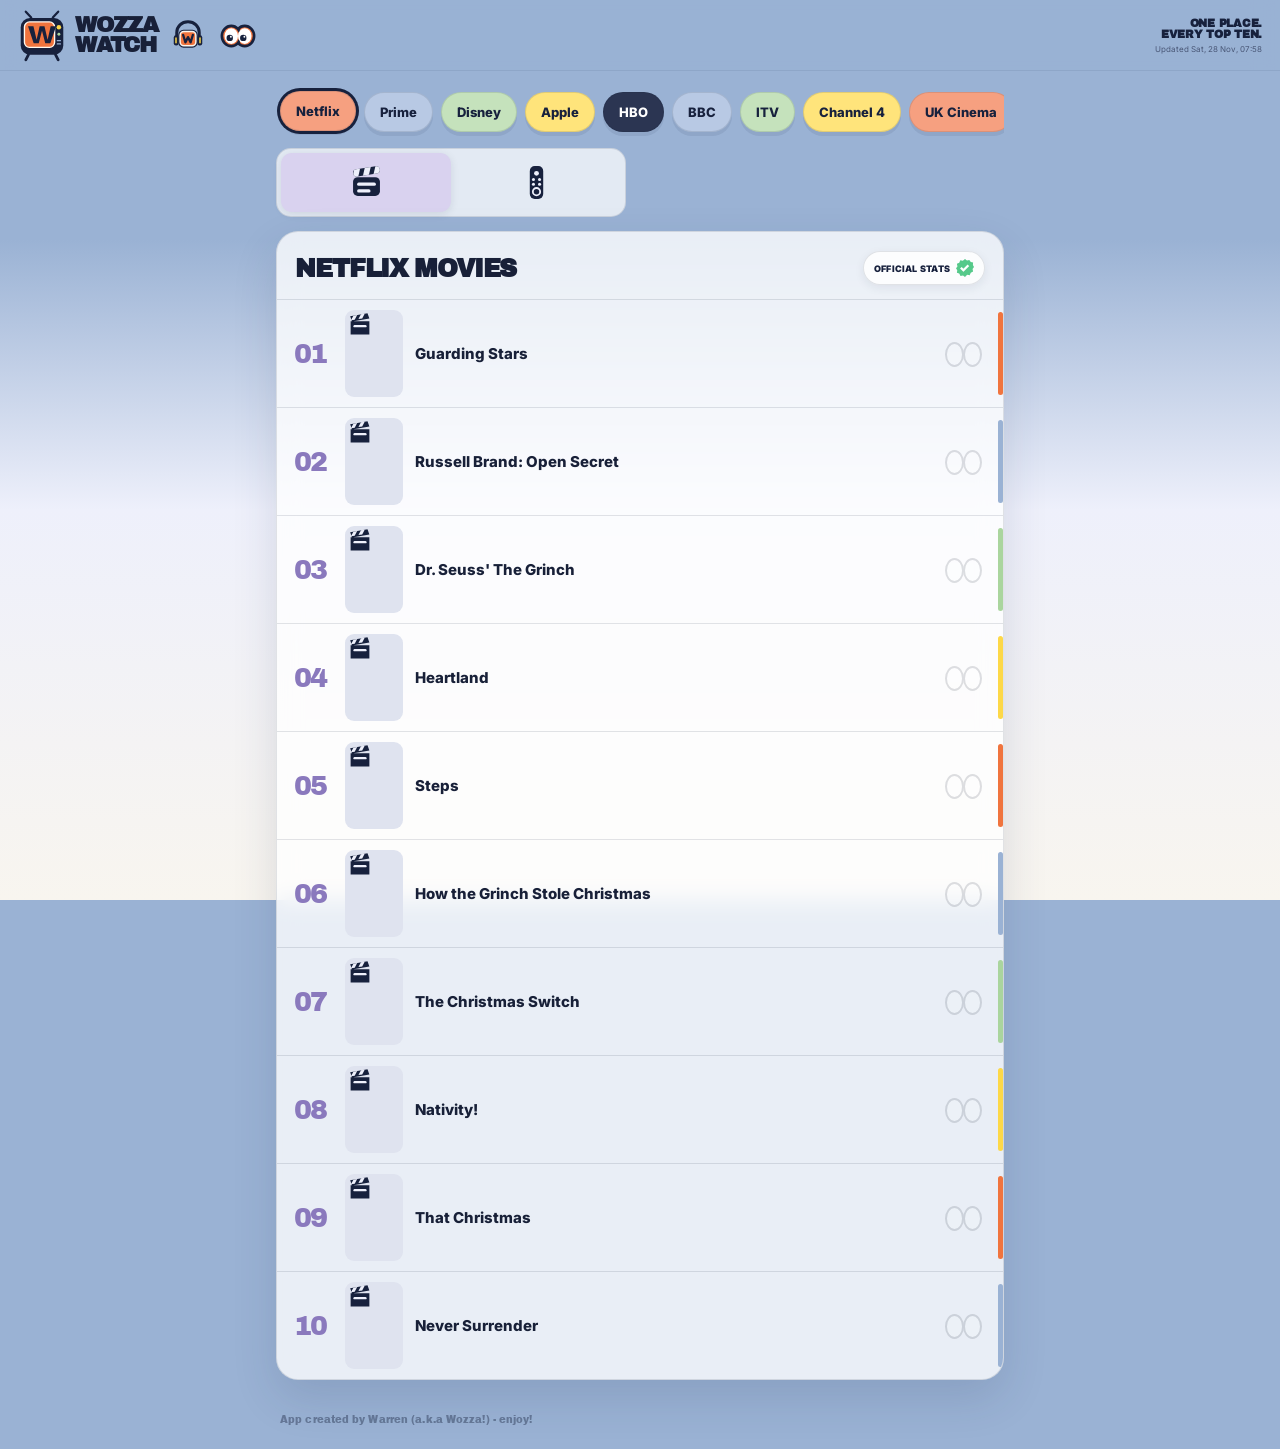
<file: index.html>
<!doctype html>
<html lang="en-GB">
<head>
  <meta charset="utf-8">
  <meta name="viewport" content="width=device-width,initial-scale=1,viewport-fit=cover">
  <meta name="theme-color" content="#9AB2D4">
  <meta name="description" content="WozzaWatch brings UK streaming and cinema charts together, using official sources first and clearly labelled fallbacks.">
  <link rel="manifest" href="manifest.webmanifest?v=6.2.71">
  <link rel="icon" href="icon.svg" type="image/svg+xml">
  <link rel="apple-touch-icon" href="icon.svg">
  <link rel="preconnect" href="https://fonts.googleapis.com">
  <link rel="preconnect" href="https://fonts.gstatic.com" crossorigin>
  <link href="https://fonts.googleapis.com/css2?family=Archivo+Black&family=Inter:wght@400;600;700;800&display=swap" rel="stylesheet">
  <link rel="stylesheet" href="styles.css?v=6.2.48">
  <title>WozzaWatch</title>
  <meta name="build" content="5.3.39">
</head>
<body>
<div id="wozzaStartupSplash" class="wozza-startup-splash" aria-hidden="true">
  <svg class="wozza-startup-tv" viewBox="38 24 436 462" role="presentation">
    <path d="M160 91l-48-52M352 91l48-52" stroke="#17213d" stroke-width="20" stroke-linecap="round"/>
    <rect x="67" y="96" width="378" height="326" rx="82" fill="#17213d"/>
    <rect x="100" y="130" width="268" height="226" rx="45" fill="#F0743E" stroke="#FFF7ED" stroke-width="12"/>
    <g class="wozza-startup-eyes">
      <ellipse cx="181" cy="240" rx="50" ry="62" fill="#fff" stroke="#17213d" stroke-width="9"/>
      <ellipse cx="287" cy="240" rx="50" ry="62" fill="#fff" stroke="#17213d" stroke-width="9"/>
      <ellipse class="wozza-startup-pupil wozza-startup-pupil-left" cx="181" cy="244" rx="16" ry="21" fill="#17213d"/>
      <ellipse class="wozza-startup-pupil wozza-startup-pupil-right" cx="287" cy="244" rx="16" ry="21" fill="#17213d"/>
      <path class="wozza-startup-lid wozza-startup-lid-left" d="M134 225 Q181 187 228 225" fill="#F0743E" stroke="#17213d" stroke-width="9" stroke-linecap="round"/>
      <path class="wozza-startup-lid wozza-startup-lid-right" d="M240 225 Q287 187 334 225" fill="#F0743E" stroke="#17213d" stroke-width="9" stroke-linecap="round"/>
    </g>
    <circle cx="406" cy="177" r="20" fill="#FDD848"/>
    <circle cx="406" cy="239" r="13" fill="#AAD59E"/>
    <path d="M392 297h28M392 326h28" stroke="#9AB2D4" stroke-width="11" stroke-linecap="round"/>
    <path d="M136 420l-24 47M376 420l24 47" stroke="#17213d" stroke-width="25" stroke-linecap="round"/>
  </svg>
</div>
<style>
.wozza-startup-splash{
  position:fixed;inset:0;z-index:99999;
  display:grid;place-items:center;
  background:#EEF0FB;
  opacity:1;visibility:visible;
  transition:opacity .22s ease,visibility .22s ease;
}
.wozza-startup-splash.is-done{opacity:0;visibility:hidden;pointer-events:none}
.wozza-startup-tv{width:min(48vw,210px);height:auto;overflow:visible}
.wozza-startup-pupil{transform-box:fill-box;transform-origin:center}
.wozza-startup-pupil-left,.wozza-startup-pupil-right{
  animation:wozza-nervous-eyes 1.35s cubic-bezier(.45,0,.2,1) both;
}
.wozza-startup-lid{
  transform-box:fill-box;transform-origin:center bottom;
  animation:wozza-splash-blink 1.35s ease both;
}
@keyframes wozza-nervous-eyes{
  0%,12%{transform:translateX(0)}
  25%,38%{transform:translateX(-18px)}
  48%,58%{transform:translateX(0)}
  70%,84%{transform:translateX(18px)}
  94%,100%{transform:translateX(0)}
}
@keyframes wozza-splash-blink{
  0%,84%,100%{transform:translateY(-40px);opacity:0}
  89%,93%{transform:translateY(12px);opacity:1}
}
@media(prefers-reduced-motion:reduce){
 .wozza-startup-pupil-left,.wozza-startup-pupil-right,.wozza-startup-lid{animation:none}
}
</style>
<script>
(function(){
  var splash=document.getElementById('wozzaStartupSplash');
  if(!splash)return;
  var key='wozzawatch-startup-splash-v1';
  try{
    if(sessionStorage.getItem(key)==='1'){splash.remove();return}
    sessionStorage.setItem(key,'1');
  }catch(e){}
  var reduced=window.matchMedia&&window.matchMedia('(prefers-reduced-motion: reduce)').matches;
  window.setTimeout(function(){
    splash.classList.add('is-done');
    window.setTimeout(function(){splash.remove()},260);
  },reduced?450:1450);
})();
</script>

  <header class="topbar">
    <div class="brand-cluster">
      <div class="brand">
        <img src="icon.svg" alt="" class="brand-icon">
        <h1>WOZZA<span>WATCH</span></h1>
      </div>
      <a class="sister-switch sister-brand compact-brand" href="tune.html" aria-label="Open WozzaTune" title="Open WozzaTune"><img src="tune-icon.svg" alt=""></a><a class="sister-switch list-switch compact-brand" href="my-list.html" aria-label="Open Watchlist" title="Watchlist"><img src="my-list-icon.svg" alt=""></a>
    </div>
    <div class="header-copy" aria-label="WozzaWatch tagline and last update">
      <strong>ONE PLACE.<br>EVERY TOP TEN.</strong>
      <span id="updatedText">Loading rankings…</span>
    </div>
  </header><div class="wozza-menu-backdrop" id="wozzaMenuBackdrop" hidden></div>
<aside class="wozza-menu" id="wozzaMenu" aria-hidden="true" aria-label="All Wozzas">
  <div class="wozza-menu-title">ALL WOZZAS</div>
  <div class="wozza-menu-list" id="wozzaMenuList">
    <button type="button" class="wozza-menu-item" data-wozza="watch" data-href="index.html"><span class="wozza-menu-rank">01</span><img src="icon.svg" alt=""><span>WozzaWatch</span></button>
    <button type="button" class="wozza-menu-item" data-wozza="tune" data-href="tune.html"><span class="wozza-menu-rank">02</span><img src="tune-icon.svg" alt=""><span>WozzaTune</span></button>
    <button type="button" class="wozza-menu-item" data-wozza="list" data-href="my-list.html"><span class="wozza-menu-rank">03</span><img src="my-list-icon.svg" alt=""><span>Watchlist</span></button>
    <button type="button" class="wozza-menu-item" data-wozza="read" data-href="read.html"><span class="wozza-menu-rank">04</span><img src="read-icon.png" alt=""><span>WozzaRead</span></button>
    <button type="button" class="wozza-menu-item" data-wozza="news" data-href="news.html"><span class="wozza-menu-rank">05</span><img src="news-icon.png" alt=""><span>WozzaNews</span></button>
  </div>
  <button type="button" class="wozza-menu-back" aria-label="Close All Wozzas menu">← BACK</button>
</aside>

  <main>
    <nav id="serviceTabs" class="service-tabs" aria-label="Streaming services and cinema charts"></nav>

    <section class="controls">
      <div class="segmented" aria-label="Choose chart type">
        <button type="button" data-type="VIDEO" class="icon-toggle youtube-video-toggle" aria-label="Videos" title="Videos">
          <svg class="media-icon youtube-play-icon" viewBox="0 0 64 64" aria-hidden="true">
            <rect x="7" y="14" width="50" height="36" rx="12" fill="currentColor"/>
            <path d="M27 23.5 43 32 27 40.5z" fill="#eef0fb"/>
          </svg>
        </button>
        <button type="button" data-type="MOVIE" class="active icon-toggle" aria-label="Movies" title="Movies">
          <svg class="media-icon clapper-icon" viewBox="0 0 64 64" aria-hidden="true"><defs><clipPath id="clapperTopClip"><rect x="12" y="10" width="40" height="11" rx="5.5"/></clipPath></defs><rect x="12" y="24" width="40" height="28" rx="7" fill="currentColor"/><g class="clapper-top" transform="rotate(-9 32 15.5)"><rect x="12" y="10" width="40" height="11" rx="5.5" fill="currentColor"/><g clip-path="url(#clapperTopClip)" fill="#eef0fb"><path d="M15 8h9l-6 15H9z"/><path d="M31 8h9l-6 15h-9z"/><path d="M47 8h9l-6 15h-9z"/></g></g><rect x="18" y="32" width="28" height="5" rx="2.5" fill="#eef0fb"/><rect x="18" y="42" width="20" height="5" rx="2.5" fill="#eef0fb"/></svg>
        </button>
        <button type="button" data-type="COMBINED" class="combined-toggle" aria-label="Disney combined Top 10" title="Disney combined Top 10">&amp;</button>
        <button type="button" data-type="SHOW" class="icon-toggle" aria-label="TV" title="TV">
          <svg class="media-icon remote-icon" viewBox="0 0 64 64" aria-hidden="true">
            <rect x="21" y="5" width="22" height="54" rx="8" fill="currentColor"/>
            <circle cx="32" cy="17" r="4" fill="#eef0fb"/>
            <circle cx="27" cy="27" r="2.5" fill="#eef0fb"/>
            <circle cx="37" cy="27" r="2.5" fill="#eef0fb"/>
            <circle cx="27" cy="35" r="2.5" fill="#eef0fb"/>
            <circle cx="37" cy="35" r="2.5" fill="#eef0fb"/>
            <circle cx="32" cy="47" r="6" fill="none" stroke="#eef0fb" stroke-width="3"/>
          </svg>
        </button>

      </div>
      <button id="installBtn" class="install-btn hidden" type="button">＋ Add WozzaWatch to phone</button>
    </section>

    <section class="chart-wrap">
      <div class="chart-heading">
        <h2 id="chartTitle">Netflix Movies</h2>
        <a id="sourceBadge" class="source-badge" target="_blank" rel="noopener">Loading</a>
      </div>
      <div id="loading" class="loading-list">
        <div class="skeleton"></div><div class="skeleton"></div><div class="skeleton"></div><div class="skeleton"></div>
      </div>
      <ol id="chart" class="chart"></ol>
      <div id="errorBox" class="error-box hidden">
        <strong>Ranking unavailable</strong>
        <p id="errorText"></p>
        <a id="fallbackLink" target="_blank" rel="noopener">Open source</a>
      </div>
    </section>
  </main>

  <footer><p>App created by Warren (a.k.a Wozza!) - enjoy!</p></footer>
  <script src="app.js?v=6.2.54" defer></script>
</body>
</html>
</file>
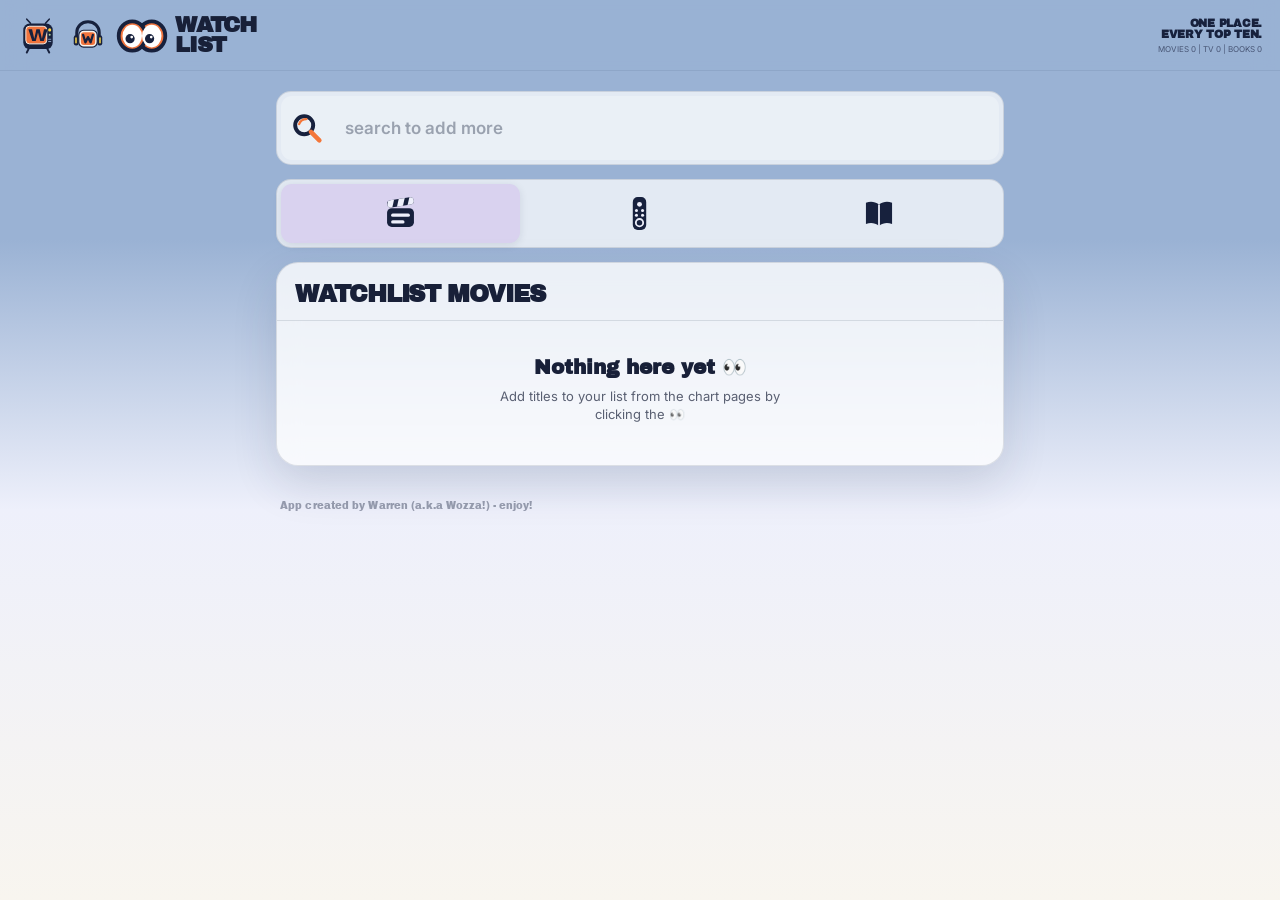
<file: my-list.html>
<!doctype html>
<html lang="en-GB"><head><meta charset="utf-8"><meta name="viewport" content="width=device-width,initial-scale=1,viewport-fit=cover"><meta name="theme-color" content="#9AB2D4"><meta name="description" content="WozzaWatch Watchlist."><link rel="manifest" href="manifest.webmanifest"><link rel="icon" href="my-list-icon.svg" type="image/svg+xml"><link rel="preconnect" href="https://fonts.googleapis.com"><link rel="preconnect" href="https://fonts.gstatic.com" crossorigin><link href="https://fonts.googleapis.com/css2?family=Archivo+Black&family=Inter:wght@400;600;700;800&display=swap" rel="stylesheet"><link rel="stylesheet" href="styles.css?v=6.2.51"><title>Watchlist · WozzaWatch</title></head>
<body class="my-list-page"><header class="topbar"><div class="brand-cluster"><a class="sister-switch compact-brand" href="index.html" aria-label="Open WozzaWatch" title="Open WozzaWatch"><img src="icon.svg" alt=""></a><a class="sister-switch compact-brand" href="tune.html" aria-label="Open WozzaTune" title="Open WozzaTune"><img src="tune-icon.svg" alt=""></a><div class="brand watchlist-brand"><img src="my-list-icon.svg" alt="" class="brand-icon"><h1>WATCH<span>LIST</span></h1></div></div><div class="header-copy"><strong>ONE PLACE.<br>EVERY TOP TEN.</strong><span id="watchlistCounts">MOVIES 0 | TV 0 | BOOKS 0</span></div></header><div class="wozza-menu-backdrop" id="wozzaMenuBackdrop" hidden></div>
<aside class="wozza-menu" id="wozzaMenu" aria-hidden="true" aria-label="All Wozzas">
  <div class="wozza-menu-title">ALL WOZZAS</div>
  <div class="wozza-menu-list" id="wozzaMenuList">
    <button type="button" class="wozza-menu-item" data-wozza="watch" data-href="index.html"><span class="wozza-menu-rank">01</span><img src="icon.svg" alt=""><span>WozzaWatch</span></button>
    <button type="button" class="wozza-menu-item" data-wozza="tune" data-href="tune.html"><span class="wozza-menu-rank">02</span><img src="tune-icon.svg" alt=""><span>WozzaTune</span></button>
    <button type="button" class="wozza-menu-item" data-wozza="list" data-href="my-list.html"><span class="wozza-menu-rank">03</span><img src="my-list-icon.svg" alt=""><span>Watchlist</span></button>
    <button type="button" class="wozza-menu-item" data-wozza="read" data-href="read.html"><span class="wozza-menu-rank">04</span><img src="read-icon.png" alt=""><span>WozzaRead</span></button>
    <button type="button" class="wozza-menu-item" data-wozza="news" data-href="news.html"><span class="wozza-menu-rank">05</span><img src="news-icon.png" alt=""><span>WozzaNews</span></button>
  </div>
  <button type="button" class="wozza-menu-back" aria-label="Close All Wozzas menu">← BACK</button>
</aside>
<main>
<section class="watchlist-search-card" aria-label="Search to add to Watchlist">
  <div class="watchlist-search-bar">
    <svg class="watchlist-search-icon" viewBox="0 0 64 64" aria-hidden="true" focusable="false"><circle cx="27" cy="27" r="16" fill="none" stroke="currentColor" stroke-width="7"/><path d="M39 39 54 54" fill="none" stroke="#F4773A" stroke-width="8" stroke-linecap="round"/><path d="M18 25c2-6 7-9 13-9" fill="none" stroke="#F4773A" stroke-width="4" stroke-linecap="round"/></svg>
    <input id="watchlistSearch" type="search" inputmode="search" autocomplete="off" autocapitalize="none" spellcheck="false" placeholder="search to add more" aria-label="Search TV, films and books to add to Watchlist">
    <span class="watchlist-search-spinner" id="watchlistSearchSpinner" hidden aria-hidden="true"></span>
  </div>
  <div id="watchlistSearchStatus" class="watchlist-search-status" aria-live="polite"></div>
  <ol id="watchlistSearchResults" class="watchlist-search-results" hidden></ol>
</section>
<section class="controls my-list-controls"><div class="segmented three-way" aria-label="Choose My List type">
<button type="button" data-type="MOVIE" class="active icon-toggle" aria-label="Movies" title="Movies">
<svg class="media-icon clapper-icon" viewBox="0 0 64 64" aria-hidden="true"><defs><clipPath id="clapperTopClip"><rect x="12" y="10" width="40" height="11" rx="5.5"/></clipPath></defs><rect x="12" y="24" width="40" height="28" rx="7" fill="currentColor"/><g class="clapper-top" transform="rotate(-9 32 15.5)"><rect x="12" y="10" width="40" height="11" rx="5.5" fill="currentColor"/><g clip-path="url(#clapperTopClip)" fill="#eef0fb"><path d="M15 8h9l-6 15H9z"/><path d="M31 8h9l-6 15h-9z"/><path d="M47 8h9l-6 15h-9z"/></g></g><rect x="18" y="32" width="28" height="5" rx="2.5" fill="#eef0fb"/><rect x="18" y="42" width="20" height="5" rx="2.5" fill="#eef0fb"/></svg>
</button>
<button type="button" data-type="SHOW" class="icon-toggle" aria-label="TV" title="TV">
<svg class="media-icon remote-icon" viewBox="0 0 64 64" aria-hidden="true"><rect x="21" y="5" width="22" height="54" rx="8" fill="currentColor"/><circle cx="32" cy="17" r="4" fill="#eef0fb"/><circle cx="27" cy="27" r="2.5" fill="#eef0fb"/><circle cx="37" cy="27" r="2.5" fill="#eef0fb"/><circle cx="27" cy="35" r="2.5" fill="#eef0fb"/><circle cx="37" cy="35" r="2.5" fill="#eef0fb"/><circle cx="32" cy="47" r="6" fill="none" stroke="#eef0fb" stroke-width="3"/></svg>
</button><button type="button" data-type="BOOK" class="icon-toggle" aria-label="Books" title="Books"><svg class="media-icon book-list-icon" viewBox="0 0 64 64" aria-hidden="true"><path class="book-page-flip" d="M10 13c8-3 15-2 22 3v36c-7-5-14-6-22-3V13Z" fill="currentColor"/><path d="M54 13c-8-3-15-2-22 3v36c7-5 14-6 22-3V13Z" fill="currentColor"/><path d="M32 16v36" fill="none" stroke="#eef0fb" stroke-width="3"/></svg></button></div></section><section class="chart-wrap"><div class="chart-heading"><h2 id="chartTitle">WATCHLIST MOVIES</h2></div><ol id="myList" class="chart"></ol><div id="emptyList" class="empty-list hidden"><strong>Nothing here yet 👀</strong><p>Add titles to your list from the chart pages by clicking the 👀</p></div></section><button id="watchedPile" class="watched-pile hidden" type="button" onclick="location.href='watched.html'"><span id="watchedPileEyes" class="watched-pile-eyes" aria-hidden="true"></span><span class="watched-pile-label">WATCHED <b id="watchedPileCount">0</b></span></button><div id="undoToast" class="undo-toast hidden" role="status"><span>Moved to Watched</span><button id="undoButton" type="button">UNDO</button></div></main><footer><p>App created by Warren (a.k.a Wozza!) - enjoy!</p></footer><script src="my-list.js?v=6.2.45" defer></script></body></html>
</file>
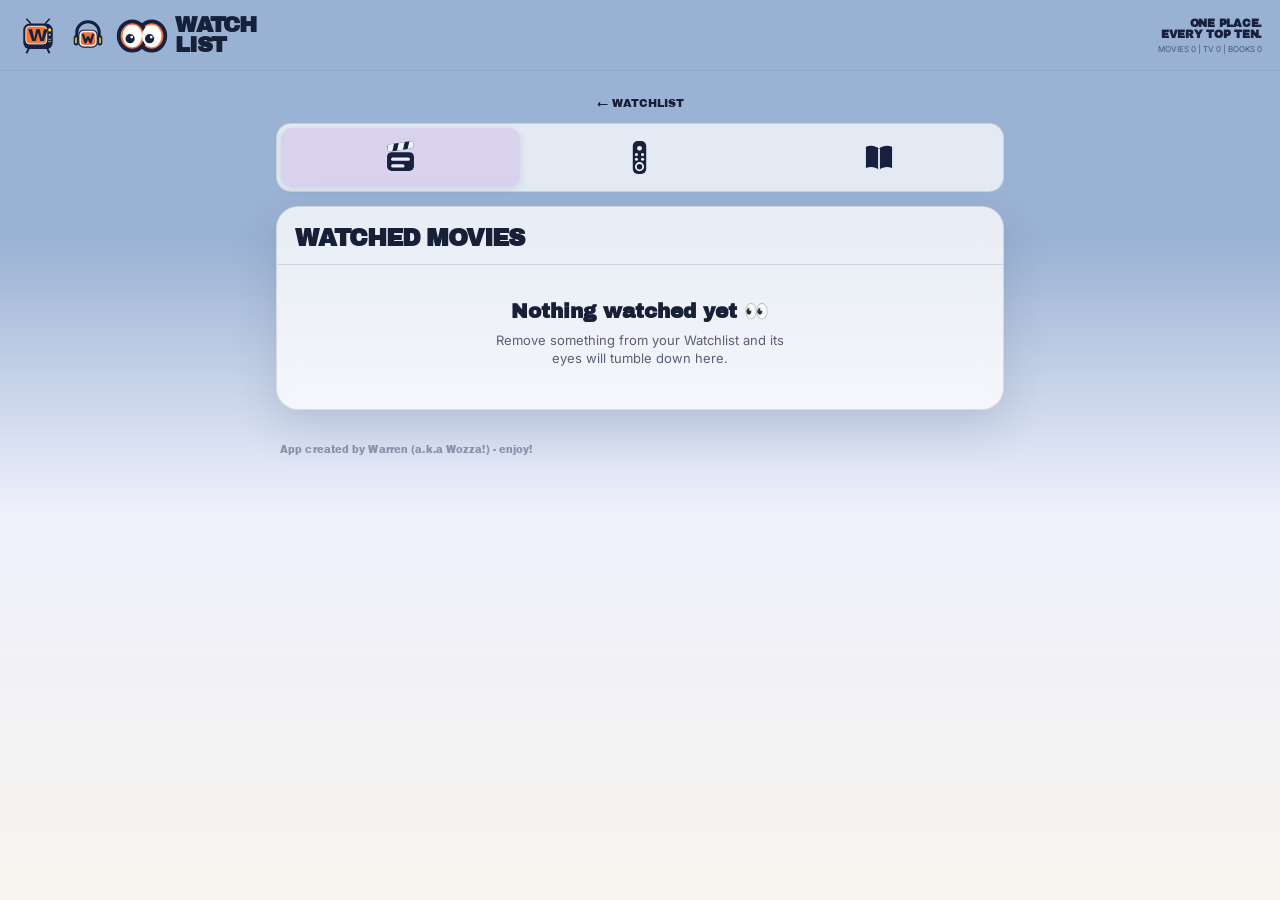
<file: watched.html>
<!doctype html>
<html lang="en-GB"><head><meta charset="utf-8"><meta name="viewport" content="width=device-width,initial-scale=1,viewport-fit=cover"><meta name="theme-color" content="#9AB2D4"><meta name="description" content="WozzaWatch Watched history."><link rel="manifest" href="manifest.webmanifest"><link rel="icon" href="my-list-icon.svg" type="image/svg+xml"><link rel="preconnect" href="https://fonts.googleapis.com"><link rel="preconnect" href="https://fonts.gstatic.com" crossorigin><link href="https://fonts.googleapis.com/css2?family=Archivo+Black&family=Inter:wght@400;600;700;800&display=swap" rel="stylesheet"><link rel="stylesheet" href="styles.css?v=6.2.6"><title>Watched · WozzaWatch</title></head>
<body class="my-list-page watched-page"><header class="topbar"><div class="brand-cluster"><a class="sister-switch compact-brand" href="index.html" aria-label="Open WozzaWatch" title="Open WozzaWatch"><img src="icon.svg" alt=""></a><a class="sister-switch compact-brand" href="tune.html" aria-label="Open WozzaTune" title="Open WozzaTune"><img src="tune-icon.svg" alt=""></a><a class="brand watchlist-brand brand-link" href="my-list.html" aria-label="Back to Watchlist"><img src="my-list-icon.svg" alt="" class="brand-icon"><h1>WATCH<span>LIST</span></h1></a></div><div class="header-copy"><strong>ONE PLACE.<br>EVERY TOP TEN.</strong><span id="watchedCounts">MOVIES 0 | TV 0 | BOOKS 0</span></div></header><div class="wozza-menu-backdrop" id="wozzaMenuBackdrop" hidden></div>
<aside class="wozza-menu" id="wozzaMenu" aria-hidden="true" aria-label="All Wozzas">
  <div class="wozza-menu-title">ALL WOZZAS</div>
  <div class="wozza-menu-list" id="wozzaMenuList">
    <button type="button" class="wozza-menu-item" data-wozza="watch" data-href="index.html"><span class="wozza-menu-rank">01</span><img src="icon.svg" alt=""><span>WozzaWatch</span></button>
    <button type="button" class="wozza-menu-item" data-wozza="tune" data-href="tune.html"><span class="wozza-menu-rank">02</span><img src="tune-icon.svg" alt=""><span>WozzaTune</span></button>
    <button type="button" class="wozza-menu-item" data-wozza="list" data-href="my-list.html"><span class="wozza-menu-rank">03</span><img src="my-list-icon.svg" alt=""><span>Watchlist</span></button>
    <button type="button" class="wozza-menu-item" data-wozza="read" data-href="read.html"><span class="wozza-menu-rank">04</span><img src="read-icon.png" alt=""><span>WozzaRead</span></button>
    <button type="button" class="wozza-menu-item" data-wozza="news" data-href="news.html"><span class="wozza-menu-rank">05</span><img src="news-icon.png" alt=""><span>WozzaNews</span></button>
  </div>
  <button type="button" class="wozza-menu-back" aria-label="Close All Wozzas menu">← BACK</button>
</aside>
<main><section class="watched-intro"><a href="my-list.html" class="back-watchlist">← WATCHLIST</a></section><section class="controls watched-controls"><div class="segmented three-way" aria-label="Choose Watched type"><button type="button" data-type="MOVIE" class="active icon-toggle" aria-label="Movies" title="Movies"><svg class="media-icon clapper-icon" viewBox="0 0 64 64" aria-hidden="true"><defs><clipPath id="clapperTopClip"><rect x="12" y="10" width="40" height="11" rx="5.5"/></clipPath></defs><rect x="12" y="24" width="40" height="28" rx="7" fill="currentColor"/><g class="clapper-top" transform="rotate(-9 32 15.5)"><rect x="12" y="10" width="40" height="11" rx="5.5" fill="currentColor"/><g clip-path="url(#clapperTopClip)" fill="#eef0fb"><path d="M15 8h9l-6 15H9z"/><path d="M31 8h9l-6 15h-9z"/><path d="M47 8h9l-6 15h-9z"/></g></g><rect x="18" y="32" width="28" height="5" rx="2.5" fill="#eef0fb"/><rect x="18" y="42" width="20" height="5" rx="2.5" fill="#eef0fb"/></svg></button><button type="button" data-type="SHOW" class="icon-toggle" aria-label="TV" title="TV"><svg class="media-icon remote-icon" viewBox="0 0 64 64" aria-hidden="true"><rect x="21" y="5" width="22" height="54" rx="8" fill="currentColor"/><circle cx="32" cy="17" r="4" fill="#eef0fb"/><circle cx="27" cy="27" r="2.5" fill="#eef0fb"/><circle cx="37" cy="27" r="2.5" fill="#eef0fb"/><circle cx="27" cy="35" r="2.5" fill="#eef0fb"/><circle cx="37" cy="35" r="2.5" fill="#eef0fb"/><circle cx="32" cy="47" r="6" fill="none" stroke="#eef0fb" stroke-width="3"/></svg></button><button type="button" data-type="BOOK" class="icon-toggle" aria-label="Books" title="Books"><svg class="media-icon book-list-icon" viewBox="0 0 64 64" aria-hidden="true"><path class="book-page-flip" d="M10 13c8-3 15-2 22 3v36c-7-5-14-6-22-3V13Z" fill="currentColor"/><path d="M54 13c-8-3-15-2-22 3v36c7-5 14-6 22-3V13Z" fill="currentColor"/><path d="M32 16v36" fill="none" stroke="#eef0fb" stroke-width="3"/></svg></button></div></section><section class="chart-wrap"><div class="chart-heading"><h2 id="chartTitle">WATCHED MOVIES</h2></div><ol id="watchedList" class="chart"></ol><div id="emptyWatched" class="empty-list hidden"><strong>Nothing watched yet 👀</strong><p>Remove something from your Watchlist and its eyes will tumble down here.</p></div></section></main><footer><p>App created by Warren (a.k.a Wozza!) - enjoy!</p></footer><script src="watched.js?v=6.2.42" defer></script></body></html>
</file>
<file: styles.css>
:root{
  --brick:#F0743E;--sun:#FDD848;--apple:#AAD59E;--blue:#9AB2D4;--navy:#17213d;--ink:#182038;
  --cream:#fffaf3;--lav:#d9d2ef;--panel:rgba(255,255,255,.78);--line:rgba(23,33,61,.12);--muted:#66708a;
  --radius:22px
}
*{box-sizing:border-box}
html{background:var(--blue)}
body{margin:0;min-height:100vh;font-family:Inter,ui-sans-serif,system-ui,sans-serif;color:var(--ink);background:linear-gradient(180deg,#9AB2D4 0 240px,#eef0fb 510px,#f8f5ef 100%);background-attachment:fixed}
a{color:inherit}button{font:inherit}
.topbar{position:sticky;top:0;z-index:20;display:flex;align-items:center;justify-content:space-between;gap:12px;padding:max(14px,env(safe-area-inset-top)) 18px 12px;background:rgba(154,178,212,.9);backdrop-filter:blur(14px);border-bottom:1px solid rgba(23,33,61,.08)}
.brand{display:flex;align-items:center;gap:9px;min-width:0}.brand-icon{width:48px;height:48px;flex:0 0 auto}.brand h1{font-family:"Archivo Black",Impact,sans-serif;margin:0;font-size:22px;line-height:.9;letter-spacing:-.055em}.brand h1 span{display:block}
.header-copy{margin-left:auto;text-align:right;min-width:0;max-width:165px;color:var(--navy)}.header-copy strong{display:block;font-family:"Archivo Black",Impact,sans-serif;font-size:11px;line-height:.96;letter-spacing:-.025em}.header-copy span{display:block;margin-top:5px;color:#485675;font-size:8px;white-space:nowrap}
main{width:min(760px,100%);margin:0 auto;padding:10px 16px 34px}
.service-tabs{display:flex;gap:8px;overflow-x:auto;scrollbar-width:none;padding:11px 4px 16px}.service-tabs::-webkit-scrollbar{display:none}.service-tab{flex:0 0 auto;border:1px solid rgba(23,33,61,.12);border-radius:999px;padding:11px 15px;font-size:13px;font-weight:800;cursor:pointer;color:var(--navy);box-shadow:0 4px 0 rgba(23,33,61,.08);transition:.15s}.service-tab.brick{background:#f6a080}.service-tab.blue{background:#b8c9e4}.service-tab.green{background:#c5e2bc}.service-tab.yellow{background:#ffe47b}.service-tab.navy{background:#2b3552;color:white}.service-tab.active{box-shadow:0 0 0 3px var(--navy),0 4px 0 rgba(23,33,61,.08);transform:translateY(-1px)}
.controls{display:flex;align-items:center;justify-content:space-between;gap:10px;margin-bottom:14px}.segmented{display:grid;grid-template-columns:1fr 1fr;width:min(350px,100%);min-height:64px;background:rgba(255,255,255,.72);padding:4px;border-radius:15px;border:1px solid var(--line)}.segmented button{border:0;background:transparent;color:var(--navy);border-radius:11px;padding:8px;cursor:pointer;font-weight:800;display:grid;place-items:center}.segmented button.active{background:var(--lav);box-shadow:0 2px 8px rgba(23,33,61,.1)}.media-icon{width:38px;height:38px;display:block}.clapper-icon{width:43px;height:43px}.remote-icon{width:39px;height:43px}.install-btn{border:1px solid var(--line);background:var(--cream);color:var(--navy);border-radius:13px;padding:11px 14px;font-weight:800;cursor:pointer}
.chart-wrap{touch-action:pan-y pinch-zoom;border:1px solid var(--line);background:var(--panel);border-radius:var(--radius);overflow:hidden;box-shadow:0 18px 45px rgba(38,50,85,.14);backdrop-filter:blur(12px);will-change:transform,opacity}
.chart-wrap.chart-out-next{animation:chartOutNext .17s ease-in forwards}.chart-wrap.chart-in-next{animation:chartInNext .21s cubic-bezier(.2,.8,.2,1)}.chart-wrap.chart-out-prev{animation:chartOutPrev .17s ease-in forwards}.chart-wrap.chart-in-prev{animation:chartInPrev .21s cubic-bezier(.2,.8,.2,1)}.chart-wrap.chart-edge-next{animation:chartEdgeNext .26s ease-out}.chart-wrap.chart-edge-prev{animation:chartEdgePrev .26s ease-out}
@keyframes chartOutNext{to{transform:translateX(34%);opacity:0}}@keyframes chartInNext{from{transform:translateX(-34%);opacity:0}to{transform:none;opacity:1}}@keyframes chartOutPrev{to{transform:translateX(-34%);opacity:0}}@keyframes chartInPrev{from{transform:translateX(34%);opacity:0}to{transform:none;opacity:1}}@keyframes chartEdgeNext{40%{transform:translateX(12px)}100%{transform:none}}@keyframes chartEdgePrev{40%{transform:translateX(-12px)}100%{transform:none}}
.chart-wrap.chart-out-up{animation:chartOutUp .17s ease-in forwards}.chart-wrap.chart-in-up{animation:chartInUp .21s cubic-bezier(.2,.8,.2,1)}.chart-wrap.chart-out-down{animation:chartOutDown .17s ease-in forwards}.chart-wrap.chart-in-down{animation:chartInDown .21s cubic-bezier(.2,.8,.2,1)}.chart-wrap.chart-edge-up{animation:chartEdgeUp .26s ease-out}.chart-wrap.chart-edge-down{animation:chartEdgeDown .26s ease-out}
@keyframes chartOutUp{to{transform:translateY(-36px);opacity:0}}@keyframes chartInUp{from{transform:translateY(36px);opacity:0}to{transform:none;opacity:1}}@keyframes chartOutDown{to{transform:translateY(36px);opacity:0}}@keyframes chartInDown{from{transform:translateY(-36px);opacity:0}to{transform:none;opacity:1}}@keyframes chartEdgeUp{50%{transform:translateY(-10px)}100%{transform:none}}@keyframes chartEdgeDown{50%{transform:translateY(10px)}100%{transform:none}}

.chart-wrap.chart-toggle{animation:chartToggle .22s ease-out}
@keyframes chartToggle{0%{opacity:1;transform:scale(1)}45%{opacity:.35;transform:scale(.985)}100%{opacity:1;transform:scale(1)}}
@media(prefers-reduced-motion:reduce){.chart-wrap.chart-out-next,.chart-wrap.chart-in-next,.chart-wrap.chart-out-prev,.chart-wrap.chart-in-prev,.chart-wrap.chart-edge-next,.chart-wrap.chart-edge-prev,.chart-wrap.chart-out-up,.chart-wrap.chart-in-up,.chart-wrap.chart-out-down,.chart-wrap.chart-in-down,.chart-wrap.chart-edge-up,.chart-wrap.chart-edge-down,.chart-wrap.chart-toggle{animation:none}}
.chart-heading{display:grid;grid-template-columns:minmax(0,1fr) auto;align-items:center;gap:10px;padding:19px 18px 14px;border-bottom:1px solid var(--line)}.chart-heading h2{min-width:0;margin:0;font-family:"Archivo Black",Impact,sans-serif;text-transform:uppercase;letter-spacing:-.045em;line-height:1;white-space:nowrap;overflow:visible}.source-badge{display:inline-flex;align-items:center;justify-content:center;gap:6px;width:max-content;max-width:100%;white-space:nowrap;text-decoration:none;cursor:pointer;border-radius:999px;padding:7px 10px;font-size:9px;line-height:1;font-weight:900;text-transform:uppercase;letter-spacing:.025em;border:1px solid rgba(23,33,61,.12);box-shadow:0 3px 10px rgba(23,33,61,.08);transition:transform .16s ease,box-shadow .16s ease}.source-badge:hover{transform:translateY(-1px);box-shadow:0 5px 14px rgba(23,33,61,.13)}.source-badge.official{background:rgba(255,255,255,.86);color:var(--navy)}.source-badge.fallback{background:rgba(255,255,255,.86);color:var(--navy);border-color:rgba(23,33,61,.12)}.source-text{display:block}.verified-tick{display:grid;place-items:center;width:18px;height:18px;flex:0 0 18px;background:#55c98a;color:#fff;font-size:12px;font-weight:1000;line-height:1;clip-path:polygon(50% 0%,61% 8%,74% 5%,82% 17%,95% 20%,94% 34%,100% 45%,92% 56%,95% 70%,82% 76%,76% 90%,62% 88%,50% 100%,39% 91%,25% 94%,18% 81%,5% 77%,7% 63%,0 52%,8% 41%,5% 27%,18% 21%,24% 7%,38% 10%)}
.chart{margin:0;padding:0;list-style:none}.chart-item{position:relative;display:grid;grid-template-columns:46px 58px minmax(0,1fr);align-items:center;gap:12px;min-height:84px;padding:10px 18px 10px 10px;border-bottom:1px solid var(--line)}.chart-item:after{content:"";position:absolute;right:0;top:12px;bottom:12px;width:5px;border-radius:5px}.accent-0:after{background:var(--brick)}.accent-1:after{background:var(--blue)}.accent-2:after{background:var(--apple)}.accent-3:after{background:var(--sun)}.chart-item:last-child{border-bottom:0}.rank{font-family:"Archivo Black",Impact,sans-serif;font-size:27px;letter-spacing:-.08em;text-align:center;color:#8a79bd}.poster{width:58px;aspect-ratio:2/3;border-radius:9px;object-fit:cover;background:#dfe3ef}.poster-placeholder{display:grid;place-items:center;color:var(--navy)}.placeholder-icon{width:30px;height:30px;display:block}.item-info{min-width:0;display:flex;align-items:center;gap:10px}.title{margin:0;min-width:0;font-size:15px;font-weight:800;line-height:1.2}.title-link{position:relative;display:inline-block;color:var(--navy);text-decoration:none;border-radius:5px;transition:color .15s ease,text-decoration-color .15s ease}.title-link:focus-visible{outline:3px solid rgba(154,178,212,.8);outline-offset:3px}.title-link:active{opacity:.68}@media(hover:hover) and (pointer:fine){.title-link:hover{color:#43557f;text-decoration:underline;text-decoration-thickness:2px;text-underline-offset:3px}.title-link:hover:after,.title-link:focus-visible:after{content:attr(data-tooltip);position:absolute;z-index:30;left:0;bottom:calc(100% + 8px);width:max-content;max-width:150px;padding:6px 8px;border-radius:8px;background:var(--navy);color:#fff;font-size:10px;font-weight:700;line-height:1.15;box-shadow:0 5px 15px rgba(23,33,61,.2);pointer-events:none}}
.loading-list{padding:8px 14px}.skeleton{height:70px;border-radius:14px;margin:8px 0;background:linear-gradient(90deg,#e5e4ee,#f5f1ec,#e5e4ee);background-size:200% 100%;animation:shimmer 1.2s infinite}@keyframes shimmer{to{background-position:-200% 0}}.error-box{padding:22px 18px 24px}.error-box p{color:var(--muted);line-height:1.45}.error-box a{text-decoration:none;font-weight:800}
footer{width:min(760px,100%);margin:0 auto;padding:0 20px max(24px,env(safe-area-inset-bottom));color:var(--navy);opacity:.4}footer p{margin:0;font-family:"Archivo Black",Impact,sans-serif;font-size:10px;letter-spacing:.01em;}.hidden{display:none!important}
@media(max-width:560px){body{background:linear-gradient(180deg,#9AB2D4 0 250px,#eef0fb 515px,#f8f5ef 100%)}.topbar{padding-left:14px;padding-right:14px}.brand-icon{width:44px;height:44px}.brand h1{font-size:20px}.header-copy{max-width:142px}.header-copy strong{font-size:10px}.header-copy span{font-size:7.5px}.controls{align-items:stretch;flex-direction:column}.segmented,.install-btn{width:100%}.chart-heading{gap:8px;padding:17px 14px 13px}.source-badge{padding:6px 9px;font-size:8px;gap:5px}.verified-tick{width:16px;height:16px;flex-basis:16px;font-size:10px}.chart-item{grid-template-columns:38px 52px minmax(0,1fr);gap:9px;min-height:78px;padding-right:14px}.poster{width:52px}.rank{font-size:24px}.item-info{gap:8px}.title{font-size:14px}}
@media(max-width:360px){.brand h1{font-size:18px}.brand-icon{width:40px;height:40px}.header-copy{max-width:125px}.header-copy strong{font-size:9px}.service-tab{padding:10px 13px}.chart-heading{grid-template-columns:minmax(0,1fr) auto}.source-badge{font-size:7.2px;padding:5px 8px;gap:4px}.verified-tick{width:15px;height:15px;flex-basis:15px;font-size:9px}.title{font-size:13px}}

/* v4.8 cinema charts: movies-only, so the Movies/TV switch quietly disappears. */
.segmented.cinema-hidden{visibility:hidden;pointer-events:none;}

/* v4.8.2: poster is the details link; title stays plain text for double-tap navigation. */
.poster-link{display:block;border-radius:14px;line-height:0;text-decoration:none;justify-self:start}
.poster-link:focus-visible{outline:3px solid var(--ink);outline-offset:3px}
.poster-link .poster{display:block}

/* v5.0 sister-brand switcher + WozzaTune */
.brand-cluster{display:flex;align-items:center;gap:10px;min-width:0}.sister-switch{display:grid;place-items:center;width:40px;height:40px;border-radius:12px;transition:transform .15s ease,background .15s ease}.sister-switch img{width:36px;height:36px;display:block}.sister-switch:hover{background:rgba(255,255,255,.25);transform:translateY(-1px)}.sister-switch:focus-visible{outline:3px solid var(--navy);outline-offset:2px}.tune-page .brand h1 span{display:block}.tune-page .service-tabs{justify-content:flex-start}.tune-page .service-tab{min-width:120px}.tune-page .poster{aspect-ratio:1/1}.tune-page .item-info{display:block}.artist{margin-top:3px;font-size:11px;font-weight:600;opacity:.66;line-height:1.2}.tune-page .segmented button img{width:43px;height:43px;display:block}@media(max-width:560px){.brand-cluster{gap:6px}.sister-switch{width:34px;height:34px}.sister-switch img{width:31px;height:31px}.artist{font-size:10px}}

/* WozzaTune sister-brand polish v5.0.1 */
.sister-switch.sister-brand{width:auto;height:42px;padding:2px 8px 2px 4px;display:flex;gap:5px;text-decoration:none;color:var(--navy);border-radius:12px}
.sister-switch.sister-brand img{width:36px;height:36px;flex:0 0 auto}
.sister-switch.sister-brand span{font-family:'Archivo Black',Impact,sans-serif;font-size:11px;line-height:.86;letter-spacing:-.35px;text-align:left}
.tune-page .service-tabs{overflow-x:visible}
.tune-page .service-tab{min-width:120px}
@media(max-width:560px){.sister-switch.sister-brand{height:36px;padding-right:5px;gap:3px}.sister-switch.sister-brand img{width:31px;height:31px}.sister-switch.sister-brand span{font-size:9px}}
/* WozzaTune v1.3: supplied Singles/Albums marks */
.tune-page .segmented button img{width:43px;height:43px;object-fit:contain;display:block;border:0;border-radius:0;background:transparent;box-shadow:none}
.tune-page .segmented button{padding:4px}
@media(max-width:560px){.tune-page .segmented button img{width:43px;height:43px}}

/* v5.2 — playful My List eyes */
.list-switch{padding:2px!important;width:42px!important;height:42px!important;display:grid!important;place-items:center!important}
.list-switch img{width:39px!important;height:30px!important;object-fit:contain}
.chart-item.has-watch-toggle{grid-template-columns:46px 58px minmax(0,1fr) 44px}
.watch-toggle{appearance:none;border:0;background:transparent;padding:4px 1px;display:flex;align-items:center;justify-content:center;cursor:pointer;border-radius:12px;color:var(--navy);touch-action:manipulation}
.watch-toggle:focus-visible{outline:3px solid rgba(154,178,212,.9);outline-offset:2px}
.watch-eyes{position:relative;width:39px;height:28px;display:block}
.watch-eye{position:absolute;top:2px;width:19px;height:25px;border:2.5px solid var(--navy);border-radius:50%;background:#fff;box-sizing:border-box}
.watch-eye:first-child{left:1px}.watch-eye:nth-child(2){right:1px}
.watch-pupil{position:absolute;left:50%;top:52%;width:8px;height:10px;margin:-5px 0 0 -4px;border-radius:50%;background:var(--navy);opacity:0;transform:translateY(-20px) scale(.55)}
.watch-toggle.saved .watch-pupil{opacity:1;transform:translate(-3px,1px) scale(1)}
.watch-toggle.pupil-pop .watch-pupil{animation:googly-drop .58s cubic-bezier(.22,.85,.28,1.18) both}
.watch-toggle.pupil-pop .watch-eye:nth-child(2) .watch-pupil{animation-delay:.055s}
@keyframes googly-drop{0%{opacity:0;transform:translate(-3px,-23px) scale(.55)}48%{opacity:1;transform:translate(-3px,5px) scale(1.08)}68%{transform:translate(-3px,-2px) scale(.96)}84%{transform:translate(-3px,2px) scale(1.02)}100%{opacity:1;transform:translate(-3px,1px) scale(1)}}
.watch-toggle.saved:hover .watch-pupil{transform:translate(-3px,1px) scale(1)}
.my-list-page .chart-wrap{margin-top:22px}.my-list-page .chart-heading{grid-template-columns:1fr}.my-list-page .chart-item{grid-template-columns:46px 58px minmax(0,1fr) 44px}.my-list-page .empty-list{padding:34px 20px 42px;text-align:center}.my-list-page .empty-list strong{font-family:'Archivo Black',Impact,sans-serif;font-size:20px}.my-list-page .empty-list p{margin:8px auto 0;max-width:320px;opacity:.7;font-size:13px;line-height:1.4}.list-meta{margin-top:4px;font-size:10px;font-weight:700;opacity:.58;text-transform:uppercase;letter-spacing:.03em}
@media(max-width:560px){.chart-item.has-watch-toggle,.my-list-page .chart-item{grid-template-columns:38px 52px minmax(0,1fr) 39px;padding-right:9px}.watch-eyes{width:35px;height:26px}.watch-eye{width:18px;height:24px}.list-switch{width:34px!important;height:34px!important}.list-switch img{width:32px!important;height:25px!important}}
.brand-link{color:inherit;text-decoration:none}.my-list-page .brand-link{display:flex}

/* v5.2.5 — shared release; softer empty eyes + UK music title parser fix */
.my-list-page .my-list-controls{margin-top:10px;margin-bottom:14px}.my-list-page .my-list-controls .segmented{width:100%;max-width:none}.my-list-page .chart-wrap{margin-top:0}

/* v5.2.3 — empty eyes stay faint until a title is saved */
.watch-toggle .watch-eyes{transition:opacity .22s ease,filter .22s ease}
.watch-toggle:not(.saved) .watch-eyes{opacity:.14;filter:saturate(.58)}
.watch-toggle.saved .watch-eyes{opacity:1;filter:none}

/* v5.2.5 — visual My List instruction */
.instruction-eyes{display:inline-flex;vertical-align:middle;margin:0 2px;opacity:.45}.instruction-eyes .watch-eyes{width:27px;height:20px}.instruction-eyes .watch-eye{width:14px;height:18px;border-width:2px;top:1px}.instruction-eyes .watch-pupil{display:none}

/* v5.2.7 focused header navigation */
.compact-brand{width:40px!important;height:40px!important;padding:0!important;display:grid!important;place-items:center!important;gap:0!important}.compact-brand img{width:36px!important;height:36px!important}.watchlist-brand h1 span{display:block}@media(max-width:560px){.compact-brand{width:34px!important;height:34px!important}.compact-brand img{width:31px!important;height:31px!important}}

/* v5.3.0 — Disney combined chart + centred ampersand */
.segmented{position:relative}.combined-toggle{display:none!important;background:transparent!important;border:0!important;box-shadow:none!important;border-radius:0!important;padding:0!important;margin:0!important;color:var(--navy)!important;font-family:"Archivo Black",Impact,sans-serif;font-size:46px!important;font-weight:900!important;line-height:.9!important;opacity:.78;z-index:2}.segmented.disney-combined{grid-template-columns:minmax(0,1fr) 58px minmax(0,1fr)!important;align-items:stretch}.segmented.disney-combined .combined-toggle{display:grid!important;place-items:center!important;width:58px!important;min-width:58px!important;height:auto!important;align-self:stretch!important}.segmented.disney-combined .combined-toggle.active{background:transparent!important;box-shadow:none!important;opacity:1;transform:scale(1.06);text-shadow:0 2px 0 rgba(255,255,255,.45)}@media(max-width:560px){.segmented.disney-combined{grid-template-columns:minmax(0,1fr) 52px minmax(0,1fr)!important}.segmented.disney-combined .combined-toggle{width:52px!important;min-width:52px!important;font-size:43px!important}}


/* v5.3.15 — Watched history + falling googly-eye heap */
.watched-pile{appearance:none;border:0;background:transparent;display:block;position:relative;width:148px;height:92px;margin:20px auto 0;padding:0;cursor:pointer;color:var(--navy);touch-action:manipulation}.watched-pile:focus-visible{outline:3px solid var(--navy);outline-offset:5px;border-radius:18px}.watched-pile-eyes{position:absolute;left:8px;right:8px;top:0;height:62px}.pile-eye-pair{position:absolute;left:var(--pile-x);bottom:var(--pile-y);width:34px;height:24px;transform:rotate(var(--pile-r)) scale(var(--pile-s));transform-origin:center bottom}.pile-eye-pair .watch-eyes{width:34px;height:24px}.pile-eye-pair .watch-eye{width:17px;height:22px;border-width:2px}.pile-eye-pair .watch-pupil{opacity:1;transform:translate(-2px,1px) scale(.82)}.watched-pile-label{position:absolute;left:0;right:0;bottom:0;font-family:'Archivo Black',Impact,sans-serif;font-size:11px;letter-spacing:.03em}.watched-pile-label b{display:inline-grid;place-items:center;min-width:22px;height:22px;margin-left:4px;padding:0 5px;border-radius:999px;background:var(--brick);font-size:10px}.falling-watch-eyes{position:fixed;z-index:60;width:40px;height:28px;pointer-events:none;animation:eyes-fall-to-pile .82s cubic-bezier(.2,.7,.3,1) forwards}.falling-watch-eyes .watch-pupil{opacity:1;transform:translate(-3px,1px) scale(1)}@keyframes eyes-fall-to-pile{0%{transform:translate(0,0) rotate(0) scale(1);opacity:1}45%{transform:translate(calc(var(--fall-x)*.48),calc(var(--fall-y)*.38)) rotate(115deg) scale(.96);opacity:1}82%{transform:translate(var(--fall-x),calc(var(--fall-y) + 7px)) rotate(235deg) scale(.9);opacity:1}100%{transform:translate(var(--fall-x),var(--fall-y)) rotate(260deg) scale(.78);opacity:0}}.pile-bump{animation:pile-bump .4s ease}@keyframes pile-bump{0%,100%{transform:translateY(0)}40%{transform:translateY(-5px) rotate(-1deg)}70%{transform:translateY(1px) rotate(1deg)}}.undo-toast{position:fixed;z-index:70;left:50%;bottom:max(18px,env(safe-area-inset-bottom));transform:translateX(-50%);display:flex;align-items:center;gap:14px;max-width:calc(100vw - 28px);padding:10px 12px 10px 15px;border-radius:999px;background:var(--navy);color:#fff;box-shadow:0 10px 30px rgba(23,33,61,.25);font-size:11px;font-weight:700;white-space:nowrap}.undo-toast span{overflow:hidden;text-overflow:ellipsis}.undo-toast button{border:0;border-radius:999px;background:var(--sun);color:var(--navy);padding:8px 11px;font-family:'Archivo Black',Impact,sans-serif;font-size:9px;cursor:pointer}.watched-intro{margin:10px 0 12px;text-align:center}.watched-intro p{margin:7px auto 0;max-width:360px;font-size:12px;opacity:.68}.back-watchlist{display:inline-block;text-decoration:none;font-family:'Archivo Black',Impact,sans-serif;font-size:11px}.watched-page .watched-controls{margin-top:10px;margin-bottom:14px}.watched-page .watched-controls .segmented{width:100%;max-width:none}.watched-page .chart-wrap{margin-top:0}.watched-page .chart-heading{grid-template-columns:1fr}.watched-page .chart-item{grid-template-columns:46px 58px minmax(0,1fr) 44px}.restore-watch{appearance:none;border:0;width:38px;height:38px;border-radius:999px;background:rgba(154,178,212,.35);color:var(--navy);font-family:'Archivo Black',Impact,sans-serif;font-size:24px;line-height:1;cursor:pointer}.restore-watch:focus-visible{outline:3px solid var(--navy);outline-offset:2px}@media(max-width:560px){.watched-pile{margin-top:15px}.watched-page .chart-item{grid-template-columns:38px 52px minmax(0,1fr) 39px;padding-right:9px}.restore-watch{width:35px;height:35px;font-size:21px}}


/* v5.3.15 — wider organic Watched heap + permanent history delete */
.watched-pile{width:min(244px,82vw);height:104px}
.watched-pile-eyes{left:0;right:0;height:76px;overflow:visible}
.watched-actions{display:flex;align-items:center;justify-content:flex-end;gap:5px}
.delete-watched{appearance:none;border:0;width:38px;height:38px;border-radius:999px;background:rgba(240,116,62,.18);color:var(--navy);display:grid;place-items:center;cursor:pointer;padding:8px}
.delete-watched .trash-icon{width:22px;height:22px;display:block}
.delete-watched:focus-visible{outline:3px solid var(--navy);outline-offset:2px}
.watched-page .chart-item{grid-template-columns:46px 58px minmax(0,1fr) 82px}
@media(max-width:560px){.watched-pile{width:min(232px,86vw)}.watched-page .chart-item{grid-template-columns:38px 52px minmax(0,1fr) 76px}.delete-watched,.restore-watch{width:34px;height:34px}.delete-watched{padding:7px}.delete-watched .trash-icon{width:20px;height:20px}}


.stale-alert{display:grid;place-items:center;width:18px;height:18px;flex:0 0 18px;border-radius:50%;background:#FDD848;color:#17213d;font-size:12px;font-weight:1000;line-height:1;cursor:help}.source-badge .stale-alert{margin-left:1px}




/* v5.3.15 — alternating idle hints. Navigation itself stays invisible. */
.segmented{position:relative}
.segmented.idle-hint-first .clapper-top{animation:clapper-double-snap 1.05s cubic-bezier(.3,.8,.3,1)}
.segmented.idle-hint-second button[data-type="SHOW"] .remote-icon{animation:remote-idle-wiggle .9s ease-in-out}
/* WozzaTune: Singles = music note (wiggle); Albums = vinyl (slow spin). */
.tune-page .segmented.idle-hint-first button[data-type="SINGLE"] img{animation:music-note-wiggle .9s ease-in-out}
.tune-page .segmented.idle-hint-second button[data-type="ALBUM"] img{animation:vinyl-idle-spin 2.8s ease-in-out}
@keyframes clapper-double-snap{0%,100%{transform:rotate(-9deg)}16%{transform:rotate(-26deg)}28%{transform:rotate(-9deg)}45%{transform:rotate(-23deg)}58%{transform:rotate(-9deg)}}
@keyframes remote-idle-wiggle{0%,100%{transform:rotate(0)}22%{transform:rotate(-5deg)}45%{transform:rotate(4deg)}67%{transform:rotate(-3deg)}84%{transform:rotate(2deg)}}
@keyframes music-note-wiggle{0%,100%{transform:rotate(0)}25%{transform:rotate(-5deg)}50%{transform:rotate(4deg)}75%{transform:rotate(-2deg)}}
@keyframes vinyl-idle-spin{0%{transform:rotate(0deg)}100%{transform:rotate(360deg)}}
@media(prefers-reduced-motion:reduce){.segmented.idle-hint-first .clapper-top,.segmented.idle-hint-second button[data-type="SHOW"] .remote-icon,.tune-page .segmented.idle-hint-first button[data-type="SINGLE"] img,.tune-page .segmented.idle-hint-second button[data-type="ALBUM"] img{animation:none!important}}


/* v5.3.32 — Watchlist hold-drag priority + nervous Watched eyes */
.my-list-page .chart-item{grid-template-columns:46px 58px minmax(0,1fr) 44px;touch-action:pan-y;transition:transform .14s ease,box-shadow .14s ease,background .14s ease}
.my-list-page .chart-item.hold-dragging{z-index:15;transform:scale(1.018);background:#fffdf8;box-shadow:0 12px 28px rgba(23,33,61,.20);border-radius:12px}
body.watchlist-reordering{overscroll-behavior:none}
45%{transform:translateY(-8px)}100%{transform:translateY(0)}}
45%{transform:translateY(8px)}100%{transform:translateY(0)}}
.pile-eye-pair.nervous-glance .watch-eye:first-child .watch-pupil{animation:pile-nervous-look .92s ease-in-out}
.pile-eye-pair.nervous-glance .watch-eye:nth-child(2) .watch-pupil{animation:pile-nervous-look .92s ease-in-out .055s}
@keyframes pile-nervous-look{0%,100%{transform:translate(-2px,1px) scale(.82)}18%{transform:translate(-5px,1px) scale(.82)}42%{transform:translate(3px,1px) scale(.82)}63%{transform:translate(-4px,1px) scale(.82)}82%{transform:translate(2px,1px) scale(.82)}}
@media(max-width:560px){.my-list-page .chart-item{grid-template-columns:38px 52px minmax(0,1fr) 39px;padding-right:9px;gap:9px}}
@media(prefers-reduced-motion:reduce){.pile-eye-pair.nervous-glance .watch-pupil{animation:none!important}}


/* v5.3.32 — app-wide text selection suppression + randomized Watched eye idle animation */
html,body,body *{-webkit-user-select:none;user-select:none;-webkit-touch-callout:none}
.pile-eye-pair.random-blink .watch-eye{animation:pile-random-blink .72s ease-in-out}
.pile-eye-pair.random-blink .watch-eye:nth-child(2){animation-delay:.035s}
@keyframes pile-random-blink{0%,18%,42%,100%{transform:scaleY(1)}28%,32%{transform:scaleY(.08)}}
@media(prefers-reduced-motion:reduce){.pile-eye-pair.random-blink .watch-eye{animation:none!important}}


/* v5.3.32 — minimal Watched rows + slower Looney-Tunes-style eye pile */
.watched-page .watched-intro{margin-bottom:12px}
.watched-page .chart-item .item-info{align-self:center;display:flex;align-items:center}
.watched-page .chart-item .title{margin:0}

.pile-eye-pair.nervous-glance .watch-eye:first-child .watch-pupil{animation:pile-nervous-look-slow 1.45s ease-in-out}
.pile-eye-pair.nervous-glance .watch-eye:nth-child(2) .watch-pupil{animation:pile-nervous-look-slow 1.45s ease-in-out .06s}
@keyframes pile-nervous-look-slow{0%,100%{transform:translate(-2px,1px) scale(.82)}22%{transform:translate(-5px,1px) scale(.82)}50%{transform:translate(3px,1px) scale(.82)}76%{transform:translate(-4px,1px) scale(.82)}}

.pile-eye-pair.random-blink .watch-eye{animation:pile-double-blink 1.38s ease-in-out}
.pile-eye-pair.random-blink .watch-eye:nth-child(2){animation-delay:.025s}
@keyframes pile-double-blink{
  0%,34%,45%,79%,100%{transform:scaleY(1)}
  17%,25%,62%,70%{transform:scaleY(.08)}
}

.pile-eye-pair.eye-pop{animation:pile-eye-pop-pair 1.28s cubic-bezier(.2,.9,.25,1)}
.pile-eye-pair.eye-pop .watch-eye{animation:pile-eye-pop-eye 1.28s cubic-bezier(.2,.9,.25,1)}
.pile-eye-pair.eye-pop .watch-pupil{animation:pile-eye-pop-pupil 1.28s cubic-bezier(.2,.9,.25,1)}
@keyframes pile-eye-pop-pair{0%,100%{z-index:1}18%,72%{z-index:10}}
@keyframes pile-eye-pop-eye{0%,100%{transform:scale(1)}22%{transform:scale(1.34)}44%{transform:scale(1.24)}66%{transform:scale(1.38)}82%{transform:scale(.94)}}
@keyframes pile-eye-pop-pupil{0%,100%{transform:translate(-2px,1px) scale(.82)}22%{transform:translate(-2px,1px) scale(1.06)}66%{transform:translate(-2px,1px) scale(1.12)}82%{transform:translate(-2px,1px) scale(.78)}}
@media(prefers-reduced-motion:reduce){.pile-eye-pair.nervous-glance .watch-pupil,.pile-eye-pair.random-blink .watch-eye,.pile-eye-pair.eye-pop,.pile-eye-pair.eye-pop .watch-eye,.pile-eye-pair.eye-pop .watch-pupil{animation:none!important}}

.watched-page .chart-item{grid-template-columns:46px 58px minmax(0,1fr) 82px}.watched-page .chart-item .item-info{min-width:0;overflow:hidden;padding-right:4px}.watched-page .chart-item .title{max-width:100%;overflow-wrap:anywhere;line-height:1.14}.watched-page .watched-actions{position:relative;z-index:2;flex:0 0 82px}
@media(max-width:560px){.watched-page .chart-item{grid-template-columns:38px 52px minmax(0,1fr) 76px}.watched-page .watched-actions{flex-basis:76px}}
.header-copy{cursor:pointer;border-radius:10px;padding:4px;margin-right:-4px;transition:background .15s ease,transform .15s ease}.header-copy:active{transform:scale(.98)}.header-copy:focus-visible{outline:3px solid var(--navy);outline-offset:2px}
.wozza-menu-backdrop{position:fixed;inset:0;z-index:79;background:rgba(23,33,61,.08);backdrop-filter:blur(1px)}.wozza-menu{position:fixed;z-index:80;right:max(12px,env(safe-area-inset-right));top:max(74px,calc(env(safe-area-inset-top) + 62px));width:min(292px,calc(100vw - 24px));padding:12px;border:1px solid rgba(23,33,61,.12);border-radius:22px;background:rgba(248,245,239,.98);box-shadow:0 18px 48px rgba(23,33,61,.24);transform:translateY(-8px) scale(.96);transform-origin:top right;opacity:0;pointer-events:none;transition:transform .18s cubic-bezier(.2,.9,.25,1),opacity .14s ease}.wozza-menu.open{transform:translateY(0) scale(1);opacity:1;pointer-events:auto}.wozza-menu-title{padding:5px 8px 9px;font-family:"Archivo Black",Impact,sans-serif;font-size:11px;letter-spacing:.04em}.wozza-menu-item{appearance:none;border:0;width:100%;display:grid;grid-template-columns:42px minmax(0,1fr) 28px;align-items:center;gap:10px;padding:8px;border-radius:14px;background:transparent;color:var(--navy);text-decoration:none;text-align:left;font:800 14px/1.1 Inter,sans-serif;cursor:pointer}.wozza-menu-item:hover,.wozza-menu-item:focus-visible{background:rgba(154,178,212,.20);outline:none}.wozza-menu-item img{width:40px;height:40px;display:block;object-fit:contain}.wozza-star{font-size:19px;text-align:center;color:#FDD848;-webkit-text-stroke:1px rgba(23,33,61,.28)}.wozza-star.muted{color:transparent;-webkit-text-stroke:1.5px #17213d}.wozza-menu-note{padding:8px 8px 3px;text-align:center;font-size:9px;font-weight:700;color:#65708a;opacity:.72}.prototype-item.prototype-pulse{animation:prototype-pulse .34s ease}@keyframes prototype-pulse{50%{transform:scale(.98);background:rgba(253,216,72,.22)}}@media(prefers-reduced-motion:reduce){.wozza-menu{transition:none}.prototype-item.prototype-pulse{animation:none}}

/* v5.3.32 — All Wozzas ranked menu */
.wozza-menu{
  background:#ded7f3;
  border:3px solid #dce6f2;
  padding:10px;
}
.wozza-menu-title{padding:4px 8px 8px}
.wozza-menu-item{
  grid-template-columns:34px 42px minmax(0,1fr);
  min-height:58px;
  touch-action:pan-y;
  user-select:none;
  -webkit-user-select:none;
}
.wozza-menu-rank{
  font-family:"Archivo Black",Impact,sans-serif;
  font-size:18px;
  color:#8d72c7;
  text-align:center;
  line-height:1;
}
.wozza-menu-item.wozza-menu-dragging{
  position:relative;
  z-index:3;
  transform:scale(1.025);
  background:rgba(255,255,255,.44);
  box-shadow:0 8px 20px rgba(23,33,61,.16);
}
.wozza-menu-item.wozza-menu-shift{
  transition:transform .15s ease;
}
.wozza-menu-note{border-top:1px solid rgba(23,33,61,.10);margin-top:4px;padding-top:9px}

/* v5.3.32 — All Wozzas menu now mirrors the chart-card visual language. */
.wozza-menu{
  background:var(--panel);
  border:1px solid var(--line);
  backdrop-filter:blur(12px);
  box-shadow:0 18px 45px rgba(38,50,85,.14);
  padding:0;
  overflow:hidden;
}
.wozza-menu-title{
  padding:18px 18px 14px;
  border-bottom:1px solid var(--line);
}
.wozza-menu-list{padding:0}
.wozza-menu-item{
  min-height:70px;
  padding:10px 18px 10px 12px;
  border-radius:0;
  border-bottom:1px solid var(--line);
  font-weight:500;
}
.wozza-menu-item:nth-child(-n+3){font-weight:800}
.wozza-menu-item:last-child{border-bottom:0}
.wozza-menu-item:hover,.wozza-menu-item:focus-visible{background:rgba(255,255,255,.28)}
.wozza-menu-item img{
  width:44px;
  height:44px;
  background:transparent!important;
  border:0!important;
  border-radius:0!important;
  box-shadow:none!important;
}
.wozza-menu-note{
  margin:0;
  padding:11px 12px 12px;
  border-top:1px solid var(--line);
  background:transparent;
}

/* v5.3.32 — Android-safe ranked menu + restored floating TV logo */
.wozza-menu-item,
.wozza-menu-item *{
  -webkit-touch-callout:none!important;
  -webkit-user-select:none!important;
  user-select:none!important;
}
.wozza-menu-item{touch-action:pan-y}
.wozza-menu-item img{
  pointer-events:none;
  background:transparent!important;
  border:0!important;
  border-radius:0!important;
  box-shadow:none!important;
}

/* v5.3.32 TV icon hotfix — genuine original SVG, transparent and optically balanced */
.brand-icon[src$="icon.svg"]{
  width:52px;
  height:52px;
  margin:-4px -2px -4px -2px;
}
.wozza-menu-item[data-wozza="watch"] img{
  width:48px!important;
  height:48px!important;
  margin:-2px;
}
@media(max-width:560px){
  .brand-icon[src$="icon.svg"]{
    width:48px;
    height:48px;
    margin:-4px -2px -4px -2px;
  }
}

/* v5.3.32 — All Wozzas menu simplification */
.wozza-menu-help,
.wozza-menu-footer,
.menu-help{
  display:none!important;
}

/* Match the chunky WOZZA WATCH / chart-heading personality */
.wozza-menu-title,
.all-wozzas-title,
.wozza-menu h2,
.wozza-menu h3{
  font-family:"Archivo Black", Impact, Haettenschweiler, "Arial Narrow Bold", sans-serif!important;
  font-weight:900!important;
  font-size:clamp(28px, 4.6vw, 38px)!important;
  line-height:.95!important;
  letter-spacing:-1.2px!important;
  text-transform:uppercase!important;
}



/* v5.3.32 — corrected All Wozzas back control */
.wozza-menu-back{
  appearance:none;
  width:100%;
  height:38px;
  margin:0;
  border:0;
  border-top:1px solid var(--line);
  background:transparent;
  color:var(--navy);
  font-family:"Archivo Black",Impact,Haettenschweiler,"Arial Narrow Bold",sans-serif;
  font-size:12px;
  font-weight:900;
  letter-spacing:.15px;
  text-align:center;
  cursor:pointer;
}
.wozza-menu-back:active{opacity:.55}

/* v5.3.32 WozzaNews */
.news-home-switch{width:46px;height:46px;display:grid;place-items:center;text-decoration:none;flex:0 0 auto}
.news-brand .brand-icon{object-fit:contain}
.news-tabs button{border:0;color:var(--navy);font:800 18px Inter,sans-serif;white-space:nowrap;padding:15px 25px;border-radius:28px;box-shadow:0 5px 0 rgba(23,33,61,.08)}
.news-tabs button.active{outline:4px solid var(--navy)}
.news-chart-wrap{margin-top:26px}
.news-row{min-height:142px}
.news-story{display:flex;align-items:center;gap:18px;min-width:0;flex:1;color:inherit;text-decoration:none}
.news-thumb{width:86px;height:96px;border-radius:13px;object-fit:cover;flex:0 0 auto}
.news-thumb-fallback{display:grid;place-items:center;background:#fff;color:#F0743E;border:4px solid var(--navy);font-family:"Archivo Black",Impact,sans-serif;font-size:38px}
.news-copy{display:flex;flex-direction:column;gap:7px;min-width:0}
.news-copy strong{font-size:20px;line-height:1.12}
.news-copy small{font-size:12px;color:#7d8495;font-weight:800;text-transform:uppercase}
.verified{display:inline-grid;place-items:center;margin-left:5px;width:22px;height:22px;border-radius:50%;background:#48c99a;color:white;font-size:14px}
@media(max-width:560px){.news-tabs button{font-size:16px;padding:13px 20px}.news-thumb{width:74px;height:86px}.news-copy strong{font-size:18px}.news-home-switch{width:43px;height:43px}}
.news-home-switch img{width:46px;height:38px;display:block;object-fit:contain}.news-tabs{gap:8px;padding:11px 4px 16px}.news-tabs .service-tab{min-width:0!important;padding:11px 15px!important;border-radius:999px!important;font-size:13px!important;font-weight:800!important;box-shadow:0 4px 0 rgba(23,33,61,.08)!important}.news-tabs .service-tab.active{box-shadow:0 0 0 3px var(--navy),0 4px 0 rgba(23,33,61,.08)!important}
/* v5.3.34 WozzaNews hotfix */
.news-home-switch{width:40px!important;height:40px!important;margin-left:4px}
.news-home-switch img{width:40px!important;height:32px!important}
.news-tabs .service-tab{height:44px!important;min-width:92px!important;padding:0 16px!important;font-size:13px!important;border-radius:999px!important}
.news-chart-heading{grid-template-columns:minmax(0,1fr) auto!important;gap:12px!important}
.news-chart-heading #newsTitle{min-width:0;max-width:100%;font-size:clamp(25px,6.2vw,38px);line-height:.98;letter-spacing:-.05em;white-space:normal!important;overflow-wrap:normal}
.news-chart-heading .source-badge{position:relative;z-index:2;flex:0 0 auto;margin:0;font-size:9px}
@media(max-width:420px){
 .news-chart-heading{gap:8px!important;padding-left:14px!important;padding-right:12px!important}
 .news-chart-heading #newsTitle{font-size:clamp(22px,7.2vw,30px)}
 .news-chart-heading .source-badge{padding:6px 8px;font-size:7.5px}
 .news-chart-heading .verified{width:18px;height:18px;font-size:11px;margin-left:3px}
}

/* v5.3.35 — WozzaNews no-overlap header + cleaner back control */
.news-home-switch{
  width:40px!important;height:40px!important;
  display:grid!important;place-items:center!important;
  margin-left:4px!important;flex:0 0 auto!important;
}
.news-home-switch img{width:38px!important;height:30px!important;display:block!important}

.news-chart-heading{
  display:flex!important;
  flex-direction:column!important;
  align-items:stretch!important;
  grid-template-columns:none!important;
  gap:10px!important;
}
.news-chart-heading #newsTitle{
  width:100%!important;
  max-width:100%!important;
  min-width:0!important;
  margin:0!important;
  white-space:normal!important;
  overflow:visible!important;
  line-height:.98!important;
}
.news-chart-heading .source-badge{
  position:static!important;
  align-self:flex-end!important;
  flex:0 0 auto!important;
  margin:0!important;
  z-index:auto!important;
}
@media(max-width:420px){
  .news-chart-heading{gap:9px!important}
  .news-chart-heading #newsTitle{font-size:clamp(24px,7.4vw,31px)!important}
}

/* v5.3.37 — WozzaNews alignment and interaction parity */
.news-chart-heading{
  display:grid!important;
  grid-template-columns:minmax(0,1fr) auto!important;
  align-items:center!important;
  gap:10px!important;
}
.news-chart-heading #newsTitle{
  width:auto!important;max-width:100%!important;min-width:0!important;
  margin:0!important;white-space:nowrap!important;overflow:hidden!important;
  text-overflow:clip!important;
  font-size:clamp(21px,5.7vw,38px)!important;
}
.news-chart-heading .source-badge{
  position:static!important;align-self:center!important;justify-self:end!important;
  margin:0!important;z-index:auto!important;
}
.news-chart-heading .verified-tick{margin-left:1px}
.news-row{
  position:relative;
  display:grid!important;
  grid-template-columns:46px 86px minmax(0,1fr)!important;
  align-items:center!important;
  gap:14px!important;
  min-height:142px!important;
  padding:12px 18px 12px 10px!important;
  border-bottom:1px solid var(--line);
}
.news-row:last-child{border-bottom:0}
.news-row .rank{grid-column:1;text-align:center;align-self:center}
.news-image-link{grid-column:2;display:block;text-decoration:none}
.news-row .news-thumb{width:86px;height:96px;margin:0}
.news-row .news-story{
  grid-column:3;display:block!important;min-width:0;color:inherit;text-decoration:none;
}
.news-copy{display:flex;flex-direction:column;gap:7px;min-width:0}
.news-copy small{font-size:12px;color:#7d8495;font-weight:800;text-transform:uppercase}
@media(max-width:560px){
 .news-chart-heading{gap:8px!important;padding-left:14px!important;padding-right:12px!important}
 .news-chart-heading #newsTitle{font-size:clamp(19px,5.9vw,29px)!important}
 .news-chart-heading .source-badge{font-size:7.5px!important;padding:6px 8px!important}
 .news-row{grid-template-columns:38px 74px minmax(0,1fr)!important;gap:10px!important;padding-right:14px!important}
 .news-row .news-thumb{width:74px;height:86px}
}

/* v5.3.39 — WozzaNews provider switch */
.news-provider-switch{
 width:100%;
 margin:0 0 18px;
 display:grid;
 grid-template-columns:1fr 1fr;
 background:rgba(238,242,250,.9);
 border:1px solid rgba(23,33,61,.08);
 border-radius:28px;
 padding:7px;
 box-sizing:border-box;
 box-shadow:0 4px 0 rgba(23,33,61,.07);
 overflow:hidden;
}
.news-provider-btn{
 min-width:0;height:82px;border:0;border-radius:22px;background:transparent;
 display:grid;place-items:center;cursor:pointer;color:var(--navy);
 -webkit-tap-highlight-color:transparent;
}
.news-provider-btn.active{background:#d9d0ef;box-shadow:inset 0 0 0 2px rgba(255,255,255,.45)}
.sky-logo{font-size:30px;letter-spacing:-.07em;font-weight:400;white-space:nowrap}
.sky-logo b{font-weight:900}
.guardian-logo{display:flex;align-items:center;gap:10px;line-height:.76}
.guardian-logo i{
 display:grid;place-items:center;width:43px;height:43px;border-radius:50%;
 background:var(--navy);color:white;font-family:Georgia,serif;font-size:30px;font-style:normal;font-weight:700;
}
.guardian-logo b{font-family:Georgia,serif;font-size:21px;text-align:left;letter-spacing:-.04em}
@media(max-width:560px){
 .news-provider-switch{border-radius:24px;padding:6px;margin-bottom:16px}
 .news-provider-btn{height:70px;border-radius:19px}
 .sky-logo{font-size:25px}
 .guardian-logo{gap:7px}
 .guardian-logo i{width:36px;height:36px;font-size:25px}
 .guardian-logo b{font-size:17px}
}


/* v5.3.40 — Metro + aligned provider switch + WozzaNews paper-plane flourish */
.news-provider-switch,.news-chart-wrap{width:100%!important;max-width:none!important;box-sizing:border-box!important}
.news-provider-switch{grid-template-columns:repeat(3,minmax(0,1fr))!important}
.news-provider-btn{padding:0 8px}
.metro-logo{font-family:"Archivo Black",Impact,sans-serif;font-size:28px;letter-spacing:-.055em;color:var(--navy);white-space:nowrap}
.news-chart-heading{grid-template-columns:minmax(0,1fr) 112px!important;min-height:72px}
.news-plane{width:108px;height:54px;justify-self:end;display:block;overflow:visible}
.news-plane svg{width:100%;height:100%;overflow:visible}
.plane-trail{fill:none;stroke:#8e78bf;stroke-width:3;stroke-linecap:round;stroke-dasharray:4 7;opacity:.75;stroke-dashoffset:0}
.paper-plane{fill:#c8b9e7;stroke:var(--navy);stroke-width:2.6;stroke-linejoin:round;transform-origin:82px 28px}
.paper-plane-fold{fill:none;stroke:var(--navy);stroke-width:2.2;stroke-linecap:round;stroke-linejoin:round}
@keyframes newsTrailFly{0%,72%,100%{stroke-dashoffset:0;opacity:.72}78%{stroke-dashoffset:26;opacity:.25}86%{stroke-dashoffset:-18;opacity:.9}}
@keyframes newsPlaneFly{0%,72%,100%{transform:translate(0,0) rotate(0)}77%{transform:translate(-5px,3px) rotate(-7deg)}84%{transform:translate(5px,-5px) rotate(8deg)}90%{transform:translate(0,0) rotate(0)}}
.plane-trail{animation:newsTrailFly 4s ease-in-out infinite}
.paper-plane,.paper-plane-fold{animation:newsPlaneFly 4s ease-in-out infinite;transform-origin:82px 28px}
@media(max-width:560px){
 .news-provider-btn{height:66px!important;padding:0 4px}
 .sky-logo{font-size:21px!important}
 .guardian-logo{gap:5px!important}.guardian-logo i{width:30px!important;height:30px!important;font-size:21px!important}.guardian-logo b{font-size:13px!important}
 .metro-logo{font-size:20px}
 .news-chart-heading{grid-template-columns:minmax(0,1fr) 92px!important}
 .news-plane{width:90px;height:46px}
}
@media(max-width:370px){.sky-logo{font-size:18px!important}.guardian-logo b{font-size:11px!important}.guardian-logo i{width:27px!important;height:27px!important;font-size:18px!important}.metro-logo{font-size:17px}}
@media(prefers-reduced-motion:reduce){.plane-trail,.paper-plane,.paper-plane-fold{animation:none!important}}


/* v5.3.41 — WozzaNews CR fixes */
.news-provider-switch{
  display:grid!important;
  grid-template-columns:repeat(3,minmax(0,1fr))!important;
  grid-template-rows:1fr!important;
  width:100%!important;
  max-width:none!important;
  align-items:stretch!important;
}
.news-provider-btn{
  width:100%!important;
  min-width:0!important;
  max-width:none!important;
  overflow:hidden!important;
}
.news-provider-btn .sky-logo,
.news-provider-btn .guardian-logo,
.news-provider-btn .metro-logo{
  max-width:100%!important;
}
.news-chart-heading{
  display:grid!important;
  grid-template-columns:minmax(0,1fr) 108px!important;
  align-items:center!important;
}
.news-plane{
  display:block!important;
  visibility:visible!important;
  opacity:1!important;
  width:108px!important;
  height:54px!important;
  justify-self:end!important;
  pointer-events:none;
}
.news-plane svg{display:block!important;width:100%!important;height:100%!important}
.news-plane .plane-trail{
  fill:none!important;
  stroke:#8e78bf!important;
  stroke-width:3!important;
  stroke-linecap:round!important;
  stroke-dasharray:4 7!important;
  animation:newsTrailFly 4s ease-in-out infinite!important;
}
.news-plane .paper-plane{
  fill:#c8b9e7!important;
  stroke:var(--navy)!important;
  stroke-width:2.6!important;
  stroke-linejoin:round!important;
  animation:newsPlaneFly 4s ease-in-out infinite!important;
  transform-origin:82px 28px!important;
}
.news-plane .paper-plane-fold{
  fill:none!important;
  stroke:var(--navy)!important;
  stroke-width:2.2!important;
  stroke-linecap:round!important;
  stroke-linejoin:round!important;
  animation:newsPlaneFly 4s ease-in-out infinite!important;
  transform-origin:82px 28px!important;
}
@media(max-width:560px){
  .news-provider-switch{grid-template-columns:repeat(3,minmax(0,1fr))!important}
  .news-provider-btn{height:66px!important;padding:0 3px!important}
  .sky-logo{font-size:20px!important}
  .guardian-logo{gap:4px!important}
  .guardian-logo i{width:28px!important;height:28px!important;font-size:19px!important}
  .guardian-logo b{font-size:12px!important}
  .metro-logo{font-size:18px!important}
  .news-chart-heading{grid-template-columns:minmax(0,1fr) 88px!important}
  .news-plane{width:88px!important;height:44px!important}
}
@media(max-width:380px){
  .sky-logo{font-size:17px!important}
  .guardian-logo i{width:25px!important;height:25px!important;font-size:17px!important}
  .guardian-logo b{font-size:10px!important}
  .metro-logo{font-size:16px!important}
  .news-chart-heading{grid-template-columns:minmax(0,1fr) 78px!important}
  .news-plane{width:78px!important;height:40px!important}
}
@media(prefers-reduced-motion:reduce){
  .news-plane .plane-trail,
  .news-plane .paper-plane,
  .news-plane .paper-plane-fold{animation:none!important}
}

/* v5.3.42 — WozzaRead + CRs */
.wozza-menu{left:50%!important;right:auto!important;top:50%!important;transform:translate(-50%,-50%) scale(.96)!important;transform-origin:center!important;width:min(570px,calc(100vw - 32px))!important}
.wozza-menu.open{transform:translate(-50%,-50%) scale(1)!important}
.news-plane svg{transform:scaleX(-1);transform-origin:center}
.read-tabs{display:grid;grid-template-columns:repeat(2,minmax(0,1fr));gap:12px;width:100%;margin:28px 0 24px}
.read-tab{appearance:none;border:0;height:82px;border-radius:28px;color:var(--navy);font:900 20px Inter,sans-serif;background:#f5a083;box-shadow:0 6px 0 rgba(23,33,61,.08);cursor:pointer}
.read-tab:nth-child(2){background:#cfc5ef}.read-tab.active{outline:5px solid var(--navy);outline-offset:-2px}
.read-chart-wrap{margin-top:0}.read-chart-heading{min-height:78px}.read-chart-heading h2{font-family:"Archivo Black",Impact,sans-serif;font-size:clamp(25px,5vw,38px);line-height:1;margin:0}
.read-row{display:grid;grid-template-columns:64px 92px minmax(0,1fr);align-items:center;gap:18px;min-height:154px;padding:18px 24px;border-bottom:1px solid var(--line)}
.read-row:last-child{border-bottom:0}.read-row .rank{font-family:"Archivo Black",Impact,sans-serif;font-size:32px;color:#8d72c7;text-align:center}.read-cover{width:88px;height:118px;object-fit:cover;border-radius:10px;background:#e9edf5}.read-cover-fallback{display:grid;place-items:center;color:#f28c5a;font-family:"Archivo Black",Impact,sans-serif;font-size:34px}.read-copy{min-width:0;display:flex;flex-direction:column;gap:6px}.read-copy strong{font-size:22px;line-height:1.08}.read-copy small{font-size:14px;font-weight:800;color:#747d90}.read-copy em{font-size:12px;font-style:normal;font-weight:700;color:#8b92a2}
@media(max-width:560px){.read-tab{height:68px;font-size:16px;border-radius:23px}.read-row{grid-template-columns:42px 72px minmax(0,1fr);gap:11px;padding:16px 13px;min-height:132px}.read-row .rank{font-size:26px}.read-cover{width:70px;height:96px}.read-copy strong{font-size:18px}.read-copy small{font-size:12px}.read-chart-heading .source-badge{font-size:8px}}


/* v5.3.43 WozzaRead hotfix */
.read-chart-heading{display:flex;align-items:center;justify-content:flex-start!important;}
.read-chart-heading h2{max-width:100%;overflow-wrap:anywhere;}
@media(max-width:560px){.read-chart-heading h2{font-size:clamp(23px,7vw,34px);letter-spacing:-.5px;}}


/* v6.0.0 — WozzaRead mirrors WozzaWatch chart controls and sizing */
.read-page .read-controls{margin:10px 0 14px}
.read-page .read-segmented{width:100%;max-width:none;min-height:64px}
.read-page .read-segmented .read-tab{height:auto;border:0;outline:0;background:transparent;box-shadow:none;border-radius:11px;padding:8px;color:var(--navy)}
.read-page .read-segmented .read-tab.active{background:var(--lav);box-shadow:0 2px 8px rgba(23,33,61,.1)}
.read-page .read-segmented .media-icon{width:43px;height:43px}
.read-page .read-chart-heading{min-height:0;padding:19px 18px 14px}
.read-page .read-chart-heading h2{font-size:clamp(22px,4.2vw,32px);white-space:nowrap;overflow:visible;overflow-wrap:normal}
.read-page .read-row{position:relative;grid-template-columns:46px 58px minmax(0,1fr);gap:12px;min-height:84px;padding:10px 18px 10px 10px}
.read-page .read-row:after{content:"";position:absolute;right:0;top:12px;bottom:12px;width:5px;border-radius:5px}
.read-page .read-row:nth-child(4n+1):after{background:var(--brick)}.read-page .read-row:nth-child(4n+2):after{background:var(--blue)}.read-page .read-row:nth-child(4n+3):after{background:var(--apple)}.read-page .read-row:nth-child(4n):after{background:var(--sun)}
.read-page .read-row .rank{font-size:27px}
.read-page .read-cover{width:58px;height:auto;aspect-ratio:2/3;border-radius:9px}
.read-page .read-copy{gap:3px}
.read-page .read-copy strong{font-size:15px;line-height:1.2}
.read-page .read-copy small{font-size:11px;font-weight:700;color:var(--muted)}
.read-page .read-copy em{display:none!important}
@media(max-width:560px){.read-page .read-controls{margin-top:10px}.read-page .read-segmented{min-height:64px}.read-page .read-chart-heading{padding:17px 14px 13px}.read-page .read-chart-heading h2{font-size:clamp(21px,6vw,29px)}.read-page .read-row{grid-template-columns:38px 52px minmax(0,1fr);gap:9px;min-height:78px;padding:10px 14px 10px 10px}.read-page .read-row .rank{font-size:24px}.read-page .read-cover{width:52px}.read-page .read-copy strong{font-size:14px}.read-page .read-copy small{font-size:10px}}


/* v6.0.1 WozzaRead cover + icon CR fixes */
.read-page .read-cover{
  display:block;
  width:58px;
  height:78px;
  aspect-ratio:auto;
  object-fit:contain;
  object-position:50% 50%;
  justify-self:center;
  align-self:center;
  background:#eef1f7;
}
.read-page .read-row{align-items:center}
.read-page .read-audio-icon{overflow:visible}
@media(max-width:560px){
  .read-page .read-cover{width:52px;height:70px}
}


/* v6.0.2 WozzaRead pairing, artwork and linked-cover fixes */
.read-page .read-cover-link{
  display:grid;
  place-items:center;
  width:58px;
  height:78px;
  justify-self:center;
  align-self:center;
  border-radius:9px;
  text-decoration:none;
  overflow:hidden;
  background:#eef1f7;
}
.read-page .read-cover-link .read-cover{
  width:100%;
  height:100%;
  max-width:100%;
  max-height:100%;
  object-fit:contain;
  object-position:center;
  background:transparent;
  border-radius:8px;
}
.read-page.read-audio-mode .read-cover-link{
  width:58px;
  height:58px;
}
.read-page.read-audio-mode .read-cover-link .read-cover{
  object-fit:cover;
  aspect-ratio:1/1;
}
.read-page .read-cover-fallback{width:100%!important;height:100%!important}
.read-page .read-audio-icon{width:46px!important;height:46px!important}
@media(max-width:560px){
  .read-page .read-cover-link{width:52px;height:70px}
  .read-page.read-audio-mode .read-cover-link{width:52px;height:52px}
  .read-page .read-audio-icon{width:43px!important;height:43px!important}
}


/* v6.1.0 — WozzaRead final polish CRs */
.read-page .read-chart-heading{display:grid;grid-template-columns:minmax(0,1fr) auto;align-items:center;gap:10px}
.read-page .read-chart-heading .source-badge{white-space:nowrap;font-size:8px;padding:7px 9px}
.read-page .read-row.has-watch-toggle{grid-template-columns:46px 58px minmax(0,1fr) 44px}
.read-page .read-watch-toggle{position:relative;z-index:2}
.read-book-icon .book-page-flip{transform-box:fill-box;transform-origin:left center;opacity:0}
.read-tab.read-animate .book-page-flip{animation:wozza-page-flip .65s ease-in-out}
@keyframes wozza-page-flip{0%{opacity:0;transform:perspective(90px) rotateY(0)}20%{opacity:1}52%{opacity:1;transform:perspective(90px) rotateY(-92deg)}100%{opacity:0;transform:perspective(90px) rotateY(-178deg)}}
.read-audio-icon .audio-wire{transform-box:fill-box;transform-origin:top center}
.read-tab.read-animate .audio-wire{animation:wozza-wire-wiggle .65s ease-in-out}
@keyframes wozza-wire-wiggle{0%,100%{transform:rotate(0) translateX(0)}20%{transform:rotate(5deg) translateX(2px)}45%{transform:rotate(-6deg) translateX(-2px)}70%{transform:rotate(4deg) translateX(1px)}}
.my-list-page .segmented.three-way{grid-template-columns:repeat(3,1fr)}
.my-list-page .book-list-icon{width:38px;height:38px}
@media(max-width:560px){.read-page .read-row.has-watch-toggle{grid-template-columns:38px 52px minmax(0,1fr) 39px}.read-page .read-chart-heading{gap:6px}.read-page .read-chart-heading .source-badge{font-size:7px;padding:6px 7px}}
@media(prefers-reduced-motion:reduce){.read-tab.read-animate .book-page-flip,.read-tab.read-animate .audio-wire{animation:none!important}}
/* v6.1.5 Watchlist/Watched/Read polish */
.provider-line{display:block!important;margin-top:4px!important;line-height:1.15!important}
.my-list-page .segmented.three-way,.watched-page .segmented.three-way{grid-template-columns:repeat(3,1fr)!important}
.my-list-page .chart-item.drag-over{box-shadow:inset 0 3px 0 var(--brick)}
.icon-toggle.wozza-tab-animate .clapper-top{animation:wl-clap .55s ease}.icon-toggle.wozza-tab-animate .remote-icon{animation:wl-remote .55s ease}.icon-toggle.wozza-tab-animate .book-list-icon .book-page-flip,.icon-toggle.wozza-tab-animate .book-list-icon{animation:wozza-page-flip .65s ease-in-out}
@keyframes wl-clap{0%,100%{transform:rotate(-9deg);transform-origin:32px 15px}45%{transform:rotate(5deg);transform-origin:32px 15px}}@keyframes wl-remote{0%,100%{transform:rotate(0)}35%{transform:rotate(-7deg)}70%{transform:rotate(6deg)}}
.read-page .read-chart-heading{grid-template-columns:minmax(0,1fr)!important;align-items:start!important}.read-page .read-chart-heading .source-badge{justify-self:start;margin-top:7px;max-width:100%}.read-page .read-chart-heading h2{white-space:normal!important;line-height:1.02!important}
@media(min-width:700px){.read-page .read-chart-heading{grid-template-columns:minmax(0,1fr) auto!important;align-items:center!important}.read-page .read-chart-heading .source-badge{justify-self:end;margin-top:0}}
@media(prefers-reduced-motion:reduce){.icon-toggle.wozza-tab-animate .clapper-top,.icon-toggle.wozza-tab-animate .remote-icon,.icon-toggle.wozza-tab-animate .book-list-icon{animation:none!important}}

/* v6.1.5 — interaction-driven selector motion + restored Watchlist soul */
/* No selector icon animates on an idle timer. */
.segmented.idle-hint-first .clapper-top,
.segmented.idle-hint-second button[data-type="SHOW"] .remote-icon,
.tune-page .segmented.idle-hint-first button[data-type="SINGLE"] img,
.tune-page .segmented.idle-hint-second button[data-type="ALBUM"] img{animation:none!important}

/* One-line three-way controls on Watchlist + Watched, including mobile. */
.my-list-page .segmented.three-way,.watched-page .segmented.three-way{display:grid!important;grid-template-columns:repeat(3,minmax(0,1fr))!important;width:100%!important}
.my-list-page .segmented.three-way button,.watched-page .segmented.three-way button{min-width:0!important}

/* Re-centre the original wide organic eye heap above its label. */
.my-list-page .watched-pile{display:block;position:relative;width:min(244px,82vw);height:104px;margin:20px auto 0!important;left:auto!important;right:auto!important;transform:none!important}
.my-list-page .watched-pile.hidden{display:none!important}
.my-list-page .watched-pile-eyes{left:0;right:0;top:0;height:76px;overflow:visible}
@media(max-width:560px){.my-list-page .watched-pile{width:min(232px,86vw);margin:15px auto 0!important}}

/* Shared book animation: Read uses the exact Watchlist book icon and motion. */
.book-list-icon .book-page-flip{transform-box:fill-box;transform-origin:right center}
.icon-toggle.wozza-tab-animate .book-list-icon .book-page-flip,
.read-tab.read-animate .book-list-icon .book-page-flip{animation:wl-book-page .62s cubic-bezier(.25,.75,.25,1)}
@keyframes wl-book-page{0%,100%{transform:scaleX(1) skewY(0);opacity:1}45%{transform:scaleX(.08) skewY(-5deg);opacity:.75}55%{transform:scaleX(.08) skewY(5deg);opacity:.75}}

/* Reworked wired-earbud motion: buds stay fixed; only cable makes a small smooth sway. */
.read-audio-icon .audio-wire{transform-box:view-box;transform-origin:32px 28px;will-change:transform}
.read-tab.read-animate .audio-wire{animation:wozza-wire-sway .72s cubic-bezier(.36,.07,.19,.97)}
@keyframes wozza-wire-sway{0%,100%{transform:translateX(0)}22%{transform:translateX(1.5px)}48%{transform:translateX(-1.25px)}72%{transform:translateX(.7px)}}

/* Selection-only animation for WozzaWatch/WozzaTune controls. */
.icon-toggle.wozza-tab-animate .clapper-top{animation:wl-clap .55s ease}
.icon-toggle.wozza-tab-animate .remote-icon{animation:wl-remote .55s ease}
.tune-page .icon-toggle.wozza-tab-animate[data-type="SINGLE"] img{animation:music-note-wiggle .7s ease-in-out}
.tune-page .icon-toggle.wozza-tab-animate[data-type="ALBUM"] img{animation:vinyl-idle-spin .8s ease-in-out}

/* Read heading: same row wherever practical, with guarded sizing so badge never overlaps. */
.read-page .read-chart-heading{display:grid!important;grid-template-columns:minmax(0,1fr) auto!important;align-items:center!important;gap:12px!important}
.read-page .read-chart-heading h2{min-width:0!important;white-space:nowrap!important;font-size:clamp(18px,4.2vw,32px)!important;line-height:1!important}
.read-page .read-chart-heading .source-badge{justify-self:end!important;margin-top:0!important;max-width:100%!important;white-space:nowrap!important}
@media(max-width:390px){.read-page .read-chart-heading{gap:7px!important;padding-left:12px!important;padding-right:12px!important}.read-page .read-chart-heading h2{font-size:clamp(16px,5.3vw,21px)!important}.read-page .read-chart-heading .source-badge{font-size:6.5px!important;padding:5px 6px!important}}
@media(max-width:320px){.read-page .read-chart-heading{grid-template-columns:minmax(0,1fr)!important}.read-page .read-chart-heading .source-badge{justify-self:start!important;margin-top:5px!important}}

@media(prefers-reduced-motion:reduce){.read-tab.read-animate .audio-wire,.read-tab.read-animate .book-list-icon .book-page-flip,.tune-page .icon-toggle.wozza-tab-animate img{animation:none!important}}

/* v6.1.5 — interaction-only selector motion (no timed/idle hints). */
.segmented.idle-hint-first .clapper-top,
.segmented.idle-hint-second button[data-type="SHOW"] .remote-icon,
.tune-page .segmented.idle-hint-first button[data-type="SINGLE"] img,
.tune-page .segmented.idle-hint-second button[data-type="ALBUM"] img{animation:none!important}

/* v6.1.7 — recognisable audiobook ear silhouette. Same shape in both states:
   unsaved = soft grey outline matching unsaved eyes; saved/pile = solid yellow with orange cartilage detail. */
.audio-ear{display:block;width:36px;height:46px;overflow:visible;transform-origin:50% 55%;color:var(--navy)}
.audio-ear-shell{fill:transparent;stroke:currentColor;stroke-width:4;stroke-linecap:round;stroke-linejoin:round;transition:fill .16s ease,stroke .16s ease,opacity .16s ease}
.audio-ear-detail{fill:none;stroke:currentColor;stroke-width:3.4;stroke-linecap:round;stroke-linejoin:round;transition:stroke .16s ease,opacity .16s ease}
.audiobook-ear-toggle{min-width:39px;display:grid;place-items:center}
.audiobook-ear-toggle:not(.saved) .audio-ear{color:#17213d;opacity:.14;filter:none}
.audiobook-ear-toggle.saved .audio-ear{opacity:1;filter:none;animation:ear-saved-pop .48s cubic-bezier(.2,.9,.25,1)}
.audiobook-ear-toggle.saved .audio-ear-shell,.pile-ear .audio-ear-shell,.falling-ear .audio-ear-shell,.watched-ear-mark .audio-ear-shell{fill:#FDD848;stroke:#F2A51A}
.audiobook-ear-toggle.saved .audio-ear-detail,.pile-ear .audio-ear-detail,.falling-ear .audio-ear-detail,.watched-ear-mark .audio-ear-detail{stroke:#F2A51A}
@keyframes ear-saved-pop{0%{transform:rotate(0deg) scale(.72)}55%{transform:rotate(-6deg) scale(1.16)}100%{transform:rotate(0deg) scale(1)}}
.pile-ear{position:absolute;left:var(--pile-x);bottom:var(--pile-y);width:30px;height:40px;transform:rotate(var(--pile-r)) scale(var(--pile-s));transform-origin:center bottom;z-index:2}
.pile-ear .audio-ear{width:28px;height:39px;opacity:1}
.falling-watch-eyes.falling-ear{width:36px;height:46px}
.falling-watch-eyes.falling-ear .audio-ear{width:34px;height:44px;opacity:1}
.watched-ear-mark{width:34px;display:grid;place-items:center;opacity:1}.watched-ear-mark .audio-ear{width:28px;height:38px}
@media(prefers-reduced-motion:reduce){.audiobook-ear-toggle.saved .audio-ear{animation:none!important}}

/* v6.1.8 — audiobook ear is now a real shared SVG asset (ear-icon.svg). */
.audio-ear{view-transition-name:none;width:36px;height:46px;overflow:visible}
.audio-ear-shell{fill:transparent;stroke:currentColor;stroke-width:4;stroke-linecap:round;stroke-linejoin:round}
.audio-ear-detail{fill:none;stroke:currentColor;stroke-width:3.4;stroke-linecap:round;stroke-linejoin:round}
.audiobook-ear-toggle:not(.saved) .audio-ear{color:#17213d;opacity:.14}
.audiobook-ear-toggle.saved .audio-ear,.pile-ear .audio-ear,.falling-ear .audio-ear,.watched-ear-mark .audio-ear{color:#F2A51A;opacity:1}
.audiobook-ear-toggle.saved .audio-ear-shell,.pile-ear .audio-ear-shell,.falling-ear .audio-ear-shell,.watched-ear-mark .audio-ear-shell{fill:#FDD848;stroke:#F2A51A}
.audiobook-ear-toggle.saved .audio-ear-detail,.pile-ear .audio-ear-detail,.falling-ear .audio-ear-detail,.watched-ear-mark .audio-ear-detail{fill:none;stroke:#F2A51A}

/* v6.2.2 — keep the approved audiobook ear artwork unchanged; only reduce its rendered scale to visually match the googly-eye control. */
.audiobook-ear-toggle .audio-ear{width:31px;height:40px}
.pile-ear{width:26px;height:35px}
.pile-ear .audio-ear{width:24px;height:34px}
.falling-watch-eyes.falling-ear{width:31px;height:40px}
.falling-watch-eyes.falling-ear .audio-ear{width:29px;height:38px}
.watched-ear-mark{width:30px}
.watched-ear-mark .audio-ear{width:24px;height:33px}

/* v6.2.3 — WozzaRead selector/heading polish. */
.read-page .read-chart-heading{grid-template-columns:minmax(0,1fr) auto!important;gap:8px!important;overflow:hidden}
.read-page .read-chart-heading h2{min-width:0!important;max-width:100%!important;white-space:nowrap!important;font-size:clamp(15px,4.4vw,30px)!important;letter-spacing:-.025em!important}
.read-page .read-chart-heading .source-badge{flex:none!important;justify-self:end!important;white-space:nowrap!important;font-size:clamp(6px,1.65vw,8px)!important;padding:6px 8px!important}
@media(max-width:390px){.read-page .read-chart-heading{gap:5px!important;padding-left:10px!important;padding-right:10px!important}.read-page .read-chart-heading h2{font-size:clamp(14px,4.75vw,18px)!important}.read-page .read-chart-heading .source-badge{font-size:6px!important;padding:5px 6px!important}}
@media(max-width:320px){.read-page .read-chart-heading{grid-template-columns:minmax(0,1fr) auto!important}.read-page .read-chart-heading .source-badge{justify-self:end!important;margin-top:0!important}}

/* Exact open-book selector icon; animation is selection-driven only. */
.read-book-icon{width:48px;height:48px;overflow:visible}
.read-book-icon .book-page-flip{transform-box:fill-box;transform-origin:right center}
.read-tab.read-animate .read-book-icon .book-page-flip{animation:wl-book-page .62s cubic-bezier(.25,.75,.25,1)}

/* Audiobook selector uses the approved shared ear asset, navy in the tab. */
.read-selector-ear{width:43px;height:54px;overflow:visible;color:var(--navy)}
.read-selector-ear use:first-child{fill:currentColor;stroke:currentColor}
.read-selector-ear use:last-child{fill:none;stroke:#eef0fb}
.read-tab.read-animate .read-selector-ear{animation:read-ear-wiggle .62s cubic-bezier(.36,.07,.19,.97)}
@keyframes read-ear-wiggle{0%,100%{transform:rotate(0deg)}20%{transform:rotate(-8deg)}42%{transform:rotate(6deg)}64%{transform:rotate(-4deg)}82%{transform:rotate(2deg)}}
@media(prefers-reduced-motion:reduce){.read-tab.read-animate .read-selector-ear{animation:none!important}}

/* v6.2.4 — WozzaRead selector sizing/resting-state fix. */
/* The book always rests fully open; the page only folds during the selection animation. */
.read-book-icon .book-page-flip{opacity:1;transform:scaleX(1) skewY(0);transform-box:fill-box;transform-origin:right center}
.read-tab.read-animate .read-book-icon .book-page-flip{animation:wl-book-page .62s cubic-bezier(.25,.75,.25,1)!important}
/* Keep the approved ear artwork unchanged; only scale the selector ear to match the other tab icons. */
.read-selector-ear{width:35px!important;height:46px!important}
@media(max-width:560px){.read-selector-ear{width:34px!important;height:44px!important}}
@media(prefers-reduced-motion:reduce){.read-tab.read-animate .read-book-icon .book-page-flip{animation:none!important;transform:scaleX(1) skewY(0)!important;opacity:1!important}}


/* v6.2.5 — Watchlist ranking interaction: hold-to-drag is the priority gesture. */
.my-list-page .chart-item{position:relative;touch-action:pan-y;-webkit-user-drag:none}
.my-list-page .chart-item img{-webkit-user-drag:none;user-drag:none;pointer-events:none}
.my-list-page .chart-item.hold-dragging{z-index:30;cursor:grabbing;transform:scale(1.025);box-shadow:0 16px 34px rgba(23,33,61,.24);background:#fffdf8}
body.watchlist-reordering{overflow-anchor:none;overscroll-behavior:none;touch-action:none}
body.watchlist-reordering .my-list-page .chart-wrap,body.watchlist-reordering #myList,body.watchlist-reordering #myList .chart-item{touch-action:none!important}
@media(prefers-reduced-motion:reduce){.my-list-page .chart-item{transition:none!important}.my-list-page .chart-item.hold-dragging{transform:none}}


/* v6.2.10 — WozzaRead selector polish. */
/* Match Watchlist exactly: same open-book asset and same page-flip keyframe. */
.read-page .read-tab[data-read-type="BOOKS"] .read-book-icon{width:38px;height:38px}
/* Approved ear artwork unchanged; slightly smaller and optically centred beside the book. */
.read-page .read-tab[data-read-type="AUDIOBOOKS"] .read-selector-ear{width:27px!important;height:37px!important;place-self:center!important;display:block!important;overflow:visible!important;transform-origin:50% 50%!important}
@media(max-width:560px){.read-page .read-tab[data-read-type="AUDIOBOOKS"] .read-selector-ear{width:27px!important;height:37px!important}}

/* v6.2.11 — approved WozzaRead interaction polish. */
/* Remove Chromium/Android tap flash from eye + ear save controls while retaining :focus-visible keyboard focus. */
.watch-toggle,
.audiobook-ear-toggle,
.read-watch-toggle{
  -webkit-tap-highlight-color:transparent;
}

/* WozzaRead Books now runs the exact same two-layer motion as the Watchlist Books control:
   the whole open-book uses the existing wozza-page-flip animation while its left page uses wl-book-page. */
.read-page .read-tab.read-animate[data-read-type="BOOKS"] .read-book-icon{
  animation:wozza-page-flip .65s ease-in-out;
}
.read-page .read-tab.read-animate[data-read-type="BOOKS"] .read-book-icon .book-page-flip{
  animation:wl-book-page .62s cubic-bezier(.25,.75,.25,1);
}

/* Approved ear artwork unchanged — one final small optical size reduction. */
.read-page .read-tab[data-read-type="AUDIOBOOKS"] .read-selector-ear{
  width:25px!important;
  height:34px!important;
}
@media(max-width:560px){
  .read-page .read-tab[data-read-type="AUDIOBOOKS"] .read-selector-ear{
    width:25px!important;
    height:34px!important;
  }
}

@media(prefers-reduced-motion:reduce){
  .read-page .read-tab.read-animate[data-read-type="BOOKS"] .read-book-icon,
  .read-page .read-tab.read-animate[data-read-type="BOOKS"] .read-book-icon .book-page-flip{
    animation:none!important;
  }
}


/* v6.2.21 — quiet chart-health warning + cheeky watched marker */
.stale-alert{
  display:inline-grid;place-items:center;width:17px;height:17px;flex:0 0 17px;
  border-radius:50%;background:var(--brick,#f08a72);color:#fff;font:900 11px/1 Inter,sans-serif;
  cursor:pointer;box-shadow:0 2px 6px rgba(23,33,61,.16);transform:translateY(-.5px)
}
.stale-alert:active{transform:scale(.92)}
.seen-already{
  position:relative;display:inline-block;width:max-content;max-width:none;
  margin-top:4px;color:rgba(23,33,61,.60);
  font-family:"Comic Sans MS","Bradley Hand",cursive;font-size:11px;font-weight:700;
  letter-spacing:.01em;line-height:1;transform:rotate(-2deg);
  padding-right:0;white-space:nowrap;vertical-align:baseline;
}
/* One shared handwritten treatment: loose scribble underline only. */
.seen-already::before{
  content:"";position:absolute;left:1px;right:0;bottom:-4px;height:5px;
  border-top:2px solid currentColor;border-radius:50%;opacity:.55;transform:rotate(-2deg)
}
.seen-watched{margin-left:8px;margin-top:0}
.seen-listened{font-size:10.5px}
@media (prefers-reduced-motion:reduce){.stale-alert:active{transform:none}}

/* v6.2.27 — history annotation alignment CR */
/* Movies/TV: always start the note on its own line directly under the title. */
.seen-watched{
  display:block;
  margin-left:0;
  margin-top:5px;
}
/* Books: give the handwritten note a little more breathing room to the right. */
.seen-read{
  margin-left:8px;
}

/* v6.2.28 — WozzaRead history alignment fix */
/* Keep "read it!" anchored to the same left edge as the book title/author. */
.read-page .seen-read{
  align-self:flex-start;
  margin-left:0;
}

/* v6.2.30 — redraw the whole Read annotation as one handwriting treatment.
   Segoe Print keeps the lowercase r legible without making it look pasted-on. */
.read-page .seen-read{
  font-family:"Segoe Print","Bradley Hand","Comic Sans MS",cursive;
  font-weight:600;
  letter-spacing:-.025em;
  transform:rotate(-2deg);
}
/* Keep the underline as one connected pen-like swoosh beneath the whole phrase. */
.read-page .seen-read::before{
  left:1px;
  right:-2px;
  bottom:-4px;
  height:6px;
  border-top:2px solid currentColor;
  border-radius:55% 45% 48% 52%;
  transform:rotate(-2deg) skewX(-7deg);
  transform-origin:left center;
}

/* v6.2.31 — Read annotation polish: one handwritten phrase, with a subtly smaller
   capital R so it reads clearly as an r without looking like a full-size capital. */
.read-page .seen-read .seen-read-r{
  display:inline-block;
  font-size:.78em;
  font-weight:600;
  line-height:1;
  margin-right:-.035em;
  transform:translateY(.03em) rotate(-1deg);
  transform-origin:right bottom;
}
/* Drop the handwritten underline/swoosh a tiny bit lower. */
.read-page .seen-read::before{
  bottom:-5px;
}



/* v6.2.34 — WozzaNews readability polish */
/* Slightly quieter headlines keep the unified Top 10 feeling compact and scannable. */
.news-copy strong{
  font-size:18px;
  line-height:1.1;
}
/* Entertainment is the longest category name, so give only that heading a little extra room for the plane. */
.news-chart-heading #newsTitle.entertainment-title{
  font-size:clamp(18px,4.8vw,30px)!important;
  letter-spacing:-.055em!important;
}
@media(max-width:560px){
  .news-copy strong{font-size:16px!important;line-height:1.12!important}
  .news-chart-heading #newsTitle.entertainment-title{
    font-size:clamp(15px,4.2vw,21px)!important;
  }
}

/* v6.2.46 — YouTube charts inside WozzaWatch */
.segmented button[hidden]{display:none!important}
.segmented.youtube-mode{grid-template-columns:1fr 1fr}
.segmented.youtube-mode button[data-type="SHOW"],.segmented.youtube-mode button[data-type="COMBINED"]{display:none!important}
.youtube-play-icon{width:44px;height:44px;transform-origin:center}
.icon-toggle.wozza-tab-animate .youtube-play-icon{animation:wozza-youtube-wiggle .62s ease-in-out}
@keyframes wozza-youtube-wiggle{0%,100%{transform:rotate(0) scale(1)}20%{transform:rotate(-7deg) scale(1.04)}43%{transform:rotate(6deg) scale(1.06)}66%{transform:rotate(-4deg) scale(1.03)}84%{transform:rotate(2deg) scale(1)}}
.youtube-chart-item{grid-template-columns:46px 92px minmax(0,1fr)}
.youtube-chart-item .poster-link,.youtube-chart-item .poster{width:92px}
.youtube-chart-item .poster{aspect-ratio:16/9;border-radius:9px}
.youtube-chart-item .item-info{display:block}
.youtube-channel{margin-top:4px;font-size:10px;font-weight:700;color:var(--muted);line-height:1.2}
@media(max-width:560px){.youtube-chart-item{grid-template-columns:38px 82px minmax(0,1fr);gap:9px}.youtube-chart-item .poster-link,.youtube-chart-item .poster{width:82px}.youtube-chart-item .title{font-size:12px}.youtube-channel{font-size:9px}}
@media(prefers-reduced-motion:reduce){.icon-toggle.wozza-tab-animate .youtube-play-icon{animation:none!important}}
/* v6.2.36 — Watchlist search-to-add */
.watchlist-search-card{margin-top:10px;margin-bottom:14px;padding:4px;border:1px solid var(--line);border-radius:15px;background:rgba(255,255,255,.72)}
.watchlist-search-bar{position:relative;overflow:hidden;min-height:64px;display:grid;grid-template-columns:48px minmax(0,1fr) 28px;align-items:center;gap:8px;padding:4px 10px 4px 8px;border-radius:11px;background:rgba(255,255,255,.26)}
.watchlist-search-bar>*{position:relative;z-index:1}
.watchlist-search-bar::after{content:"";position:absolute;z-index:0;top:-35%;bottom:-35%;left:-42%;width:30%;pointer-events:none;background:linear-gradient(100deg,transparent 0%,rgba(255,255,255,.08) 22%,rgba(255,255,255,.78) 50%,rgba(244,119,58,.22) 66%,transparent 100%);transform:skewX(-18deg);animation:none}
@keyframes watchlist-search-gloss{0%,52%{left:-42%;opacity:0}56%{left:-42%;opacity:1}94%{left:118%;opacity:1}100%{left:118%;opacity:0}}
.watchlist-search-icon{width:36px;height:36px;color:var(--navy);display:block}
#watchlistSearch{width:100%;min-width:0;border:0;outline:0;background:transparent;color:var(--navy);font:700 17px/1.2 Inter,sans-serif;padding:12px 0;-webkit-user-select:text!important;user-select:text!important;-webkit-touch-callout:default!important}
#watchlistSearch::placeholder{color:rgba(23,33,61,.38);font-weight:600;opacity:1}
#watchlistSearch::-webkit-search-cancel-button{opacity:.45}
.watchlist-search-spinner{width:18px;height:18px;border:3px solid rgba(23,33,61,.18);border-top-color:#F4773A;border-radius:50%;animation:watchlist-search-spin .72s linear infinite}
@keyframes watchlist-search-spin{to{transform:rotate(360deg)}}
.watchlist-search-status{min-height:0;padding:0 12px;color:rgba(23,33,61,.58);font-size:10px;font-weight:700;line-height:1.25}
.watchlist-search-status:not(:empty){padding-top:8px;padding-bottom:8px}
.watchlist-search-results{margin:0;padding:0;list-style:none;border-top:1px solid var(--line)}
.watchlist-search-result{display:grid;grid-template-columns:48px minmax(0,1fr) 42px;align-items:center;gap:10px;min-height:74px;padding:9px 10px;border-bottom:1px solid var(--line)}
.watchlist-search-result:last-child{border-bottom:0}
.watchlist-search-result .poster{width:48px;border-radius:8px}
.search-poster-fallback{display:grid;place-items:center;aspect-ratio:2/3;background:#dfe3ef;color:var(--navy);font:800 9px/1 Inter,sans-serif;letter-spacing:.02em}
.search-result-copy{min-width:0;display:block}
.search-result-copy strong{display:block;font-size:14px;font-weight:800;line-height:1.18;overflow-wrap:anywhere}
.search-result-copy small{display:block;margin-top:4px;font-size:9px;font-weight:650;color:rgba(23,33,61,.55);line-height:1.25}
.search-result-copy small b{color:#F4773A;font-weight:800}
.search-save-toggle{justify-self:end}
@media(max-width:560px){.watchlist-search-bar{grid-template-columns:42px minmax(0,1fr) 24px;min-height:60px}.watchlist-search-icon{width:33px;height:33px}#watchlistSearch{font-size:16px}.watchlist-search-result{grid-template-columns:44px minmax(0,1fr) 39px;padding:8px 9px}.watchlist-search-result .poster{width:44px}.search-result-copy strong{font-size:13px}}
@media(prefers-reduced-motion:reduce){.watchlist-search-spinner{animation:none}}

/* v6.2.37 — search close-on-add + title drop + four-second gloss */
.falling-search-title{position:fixed;z-index:80;pointer-events:none;color:var(--navy);font-family:"Archivo Black",Impact,sans-serif;font-size:14px;line-height:1.05;text-align:left;text-shadow:0 2px 0 rgba(255,255,255,.75);animation:search-title-fall .9s cubic-bezier(.22,.72,.28,1) forwards}
@keyframes search-title-fall{0%{transform:translate(0,0) rotate(0deg) scale(1);opacity:1}45%{transform:translate(calc(var(--title-fall-x)*.45),calc(var(--title-fall-y)*.32)) rotate(4deg) scale(.98);opacity:1}82%{transform:translate(var(--title-fall-x),calc(var(--title-fall-y) + 8px)) rotate(-3deg) scale(.94);opacity:1}100%{transform:translate(var(--title-fall-x),var(--title-fall-y)) rotate(0deg) scale(.9);opacity:0}}
@media(prefers-reduced-motion:reduce){.watchlist-search-bar::after,.falling-search-title{animation:none!important}.watchlist-search-bar::after{display:none}}


/* v6.2.38 — focus-only search gloss + icon wiggle */
.watchlist-search-bar:focus-within::after{animation:watchlist-search-gloss 4s ease-in-out infinite}
.watchlist-search-bar:focus-within .watchlist-search-icon{animation:watchlist-search-icon-wiggle .55s ease-in-out 1}
@keyframes watchlist-search-icon-wiggle{0%{transform:rotate(0deg) scale(1)}22%{transform:rotate(-10deg) scale(1.04)}46%{transform:rotate(8deg) scale(1.04)}68%{transform:rotate(-5deg) scale(1.02)}84%{transform:rotate(3deg) scale(1.01)}100%{transform:rotate(0deg) scale(1)}}
@media(prefers-reduced-motion:reduce){.watchlist-search-bar:focus-within::after,.watchlist-search-bar:focus-within .watchlist-search-icon{animation:none!important}}

/* v6.2.53 — Stock Market source strip */
.news-provider-switch.stock-sources .news-provider-btn{cursor:default}
.stock-logo{display:flex;align-items:center;justify-content:center;min-width:0;max-width:100%;color:var(--navy);text-align:center}
.fool-logo{display:block;font-family:Georgia,serif;font-size:18px;font-weight:700;line-height:1.02;letter-spacing:-.045em}
.fool-logo b{font-size:29px}
.yahoo-logo{flex-direction:column;color:#6001d2;font-family:Arial,sans-serif;line-height:1}
.yahoo-logo b{font-size:24px;letter-spacing:-.065em}
.yahoo-logo small{font-size:13px;font-weight:700;letter-spacing:-.025em}
.reuters-logo{gap:5px;font-family:Arial,sans-serif;font-size:19px;letter-spacing:-.045em}
.reuters-mark{font-size:32px;line-height:1;color:#ff8000}
.stock-story-source{font-weight:800;color:var(--navy)}
@media(max-width:560px){
 .fool-logo{font-size:12px}.fool-logo b{font-size:21px}
 .yahoo-logo b{font-size:18px}.yahoo-logo small{font-size:10px}
 .reuters-logo{gap:2px;font-size:13px}.reuters-mark{font-size:23px}
}
@media(max-width:370px){.fool-logo{font-size:10px}.fool-logo b{font-size:18px}.yahoo-logo b{font-size:16px}.reuters-logo{font-size:11px}.reuters-mark{font-size:19px}}

/* v6.2.54 — Stocks source logos: neutral WozzaNews treatment */
.news-provider-switch.stock-sources .stock-logo,
.news-provider-switch.stock-sources .stock-logo *,
.news-provider-switch.stock-sources .reuters-mark{color:var(--navy)!important}
.magpie-logo{flex-direction:column;font-family:"Archivo Black",Impact,sans-serif;line-height:.82;letter-spacing:-.045em}
.magpie-logo b{font-size:18px}.magpie-logo small{font-size:11px;font-weight:800;letter-spacing:.08em}
.news-provider-switch.stock-sources .yahoo-logo b{font-size:24px}.news-provider-switch.stock-sources .yahoo-logo small{font-size:13px}
.news-provider-switch.stock-sources .reuters-mark{font-size:29px}
@media(max-width:560px){.magpie-logo b{font-size:14px}.magpie-logo small{font-size:8px}.news-provider-switch.stock-sources .yahoo-logo b{font-size:18px}.news-provider-switch.stock-sources .yahoo-logo small{font-size:10px}}


/* v6.2.63 — WozzaTune "heard it!" toggle; deliberately separate from Watchlist. */
.tune-page .tune-heard-row{grid-template-columns:46px 58px minmax(0,1fr) 42px;padding-right:10px}
.tune-page .tune-heard-row .item-info{min-width:0}
.heard-toggle{appearance:none;border:0;background:transparent;color:rgba(23,33,61,.52);width:38px;height:38px;padding:5px;border-radius:50%;display:grid;place-items:center;cursor:pointer;transition:transform .14s ease,color .14s ease,background .14s ease;touch-action:manipulation}
.heard-toggle svg{width:29px;height:29px;display:block}
.heard-toggle[aria-pressed="true"]{color:var(--navy);background:rgba(207,197,239,.5)}
.heard-toggle:active{transform:scale(.9) rotate(-5deg)}
.heard-toggle:focus-visible{outline:3px solid var(--navy);outline-offset:2px}
.tune-page .seen-listened{display:block;width:max-content;margin:5px 0 0;font-family:"Segoe Print","Bradley Hand","Comic Sans MS",cursive;font-size:10.5px;font-weight:600;letter-spacing:-.025em;transform:rotate(-2deg)}
.tune-page .seen-listened::before{left:1px;right:-3px;bottom:-5px;height:6px;border-top:2px solid currentColor;border-radius:55% 45% 48% 52%;transform:rotate(-2deg) skewX(-7deg);transform-origin:left center}
@media(max-width:560px){.tune-page .tune-heard-row{grid-template-columns:38px 52px minmax(0,1fr) 37px;padding-right:7px}.heard-toggle{width:34px;height:34px;padding:4px}.heard-toggle svg{width:26px;height:26px}}
@media(prefers-reduced-motion:reduce){.heard-toggle{transition:none}.heard-toggle:active{transform:none}}


/* v6.2.65 — WozzaTune uses the approved shared audiobook ear asset. */
.tune-page .heard-toggle .audio-ear{
  width:29px;
  height:40px;
  overflow:visible;
  color:#17213d;
  opacity:.34;
}
.tune-page .heard-toggle .audio-ear-shell{
  fill:transparent;
  stroke:currentColor;
  stroke-width:4;
  stroke-linecap:round;
  stroke-linejoin:round;
}
.tune-page .heard-toggle .audio-ear-detail{
  fill:none;
  stroke:currentColor;
  stroke-width:3.4;
  stroke-linecap:round;
  stroke-linejoin:round;
}
.tune-page .heard-toggle[aria-pressed="true"] .audio-ear{
  color:#F2A51A;
  opacity:1;
}
.tune-page .heard-toggle[aria-pressed="true"] .audio-ear-shell{
  fill:#FDD848;
  stroke:#F2A51A;
}
.tune-page .heard-toggle[aria-pressed="true"] .audio-ear-detail{
  stroke:#F2A51A;
}

/* Make the handwritten Tune status comfortably readable. */
.tune-page .seen-listened{
  font-size:14px;
  line-height:1.05;
  margin-top:7px;
  font-weight:700;
}
.tune-page .seen-listened::before{
  bottom:-6px;
  height:7px;
  border-top-width:2.5px;
}
@media(max-width:560px){
  .tune-page .seen-listened{font-size:13.5px}
  .tune-page .heard-toggle .audio-ear{width:27px;height:38px}
}


/* v6.2.67 — WozzaTune ear interaction matches the rest of the app:
   no blue/lilac halo, just the approved ear wiggle on tap. */
.tune-page .heard-toggle,
.tune-page .heard-toggle[aria-pressed="true"]{
  background:transparent!important;
  box-shadow:none!important;
}
.tune-page .heard-toggle:hover,
.tune-page .heard-toggle:active{
  background:transparent!important;
}
.tune-page .heard-toggle .audio-ear{
  transform-origin:50% 55%;
}
.tune-page .heard-toggle .audio-ear.heard-ear-wiggle{
  animation:read-ear-wiggle .62s cubic-bezier(.36,.07,.19,.97);
}
@media(prefers-reduced-motion:reduce){
  .tune-page .heard-toggle .audio-ear.heard-ear-wiggle{animation:none!important}
}
</file>
